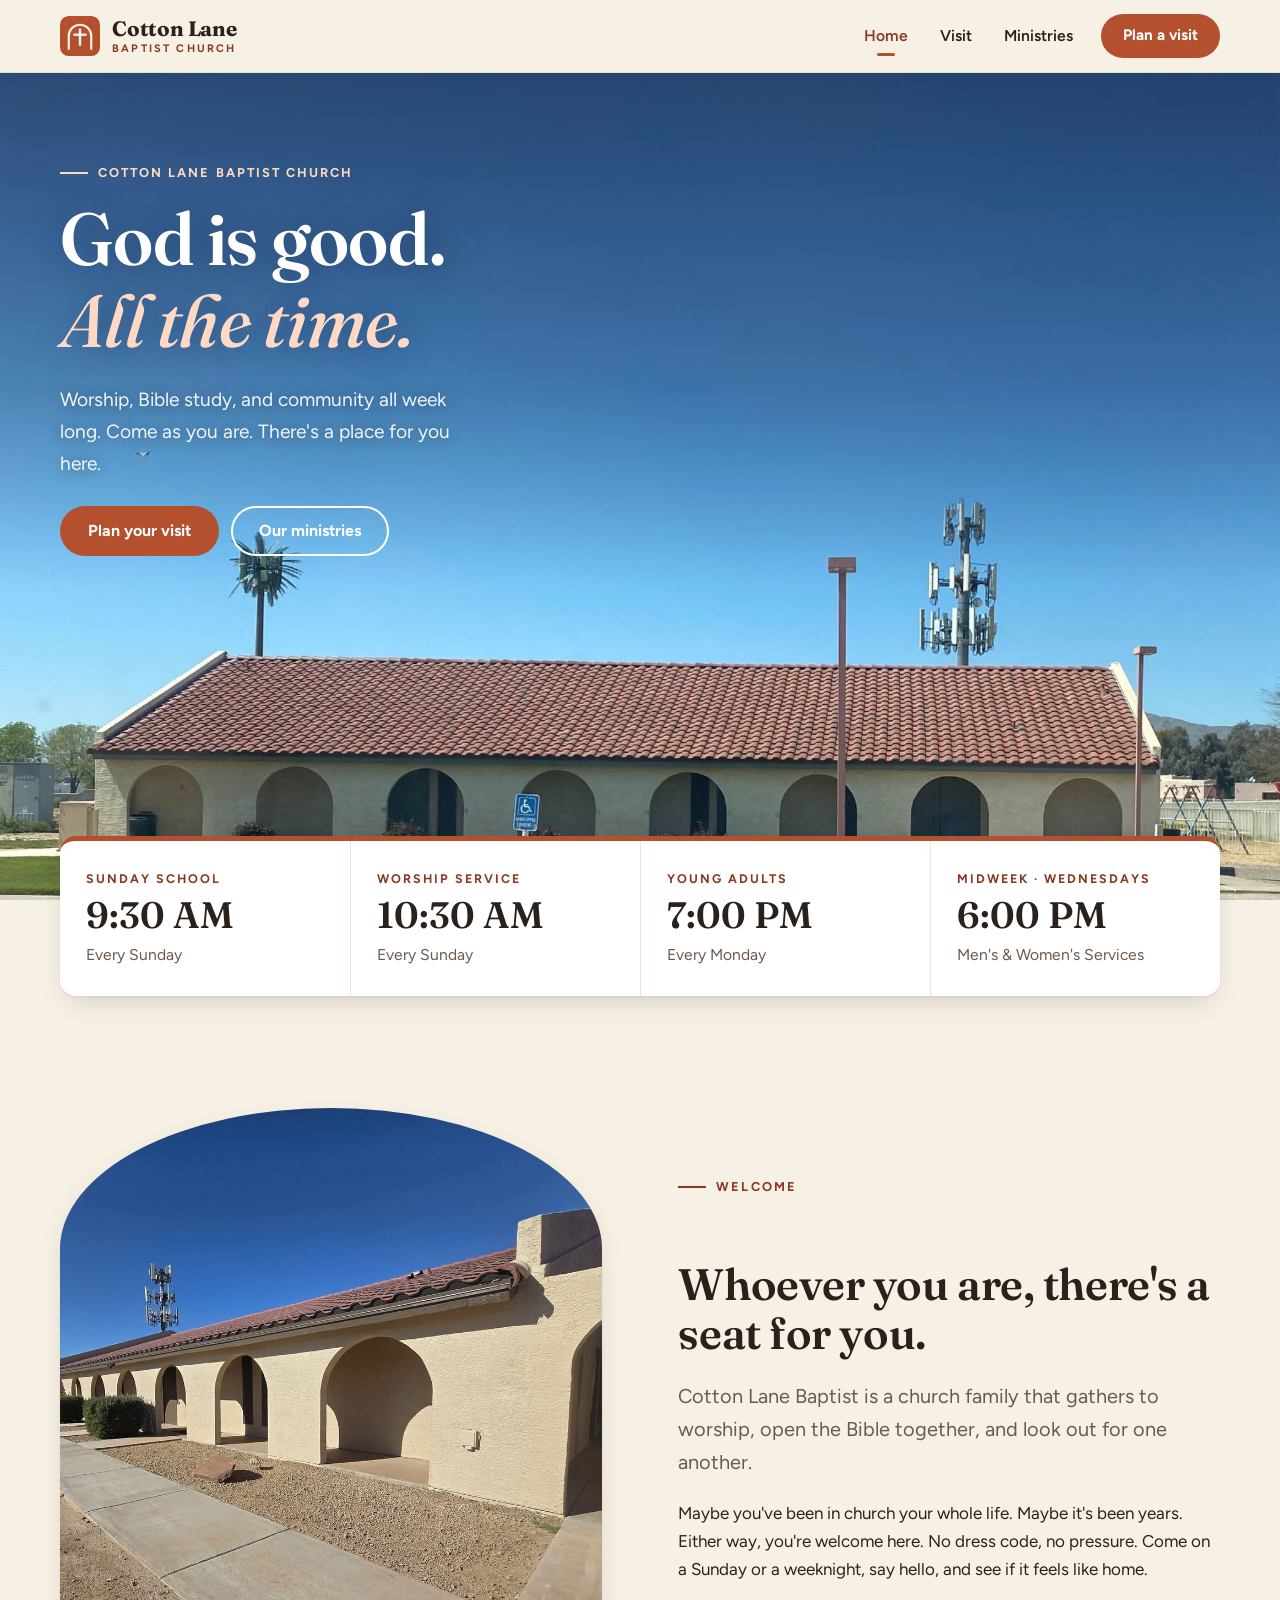
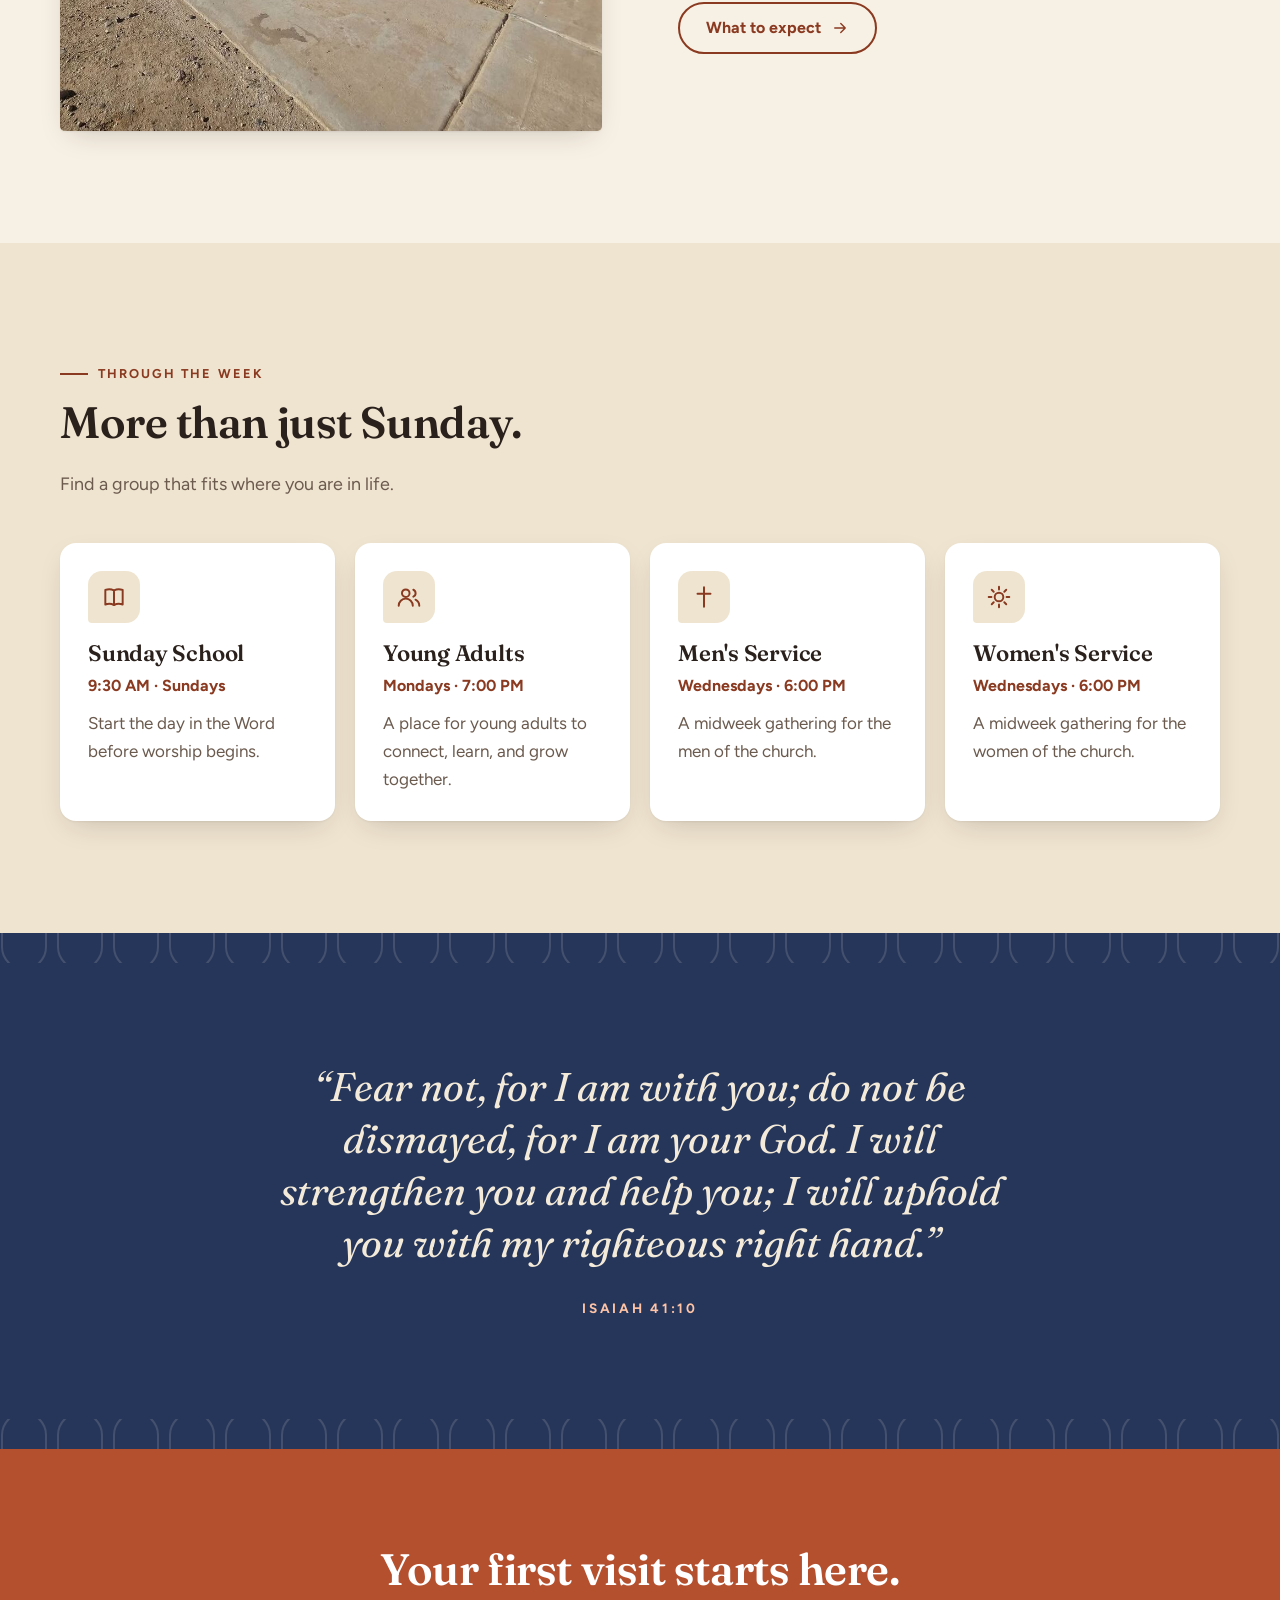
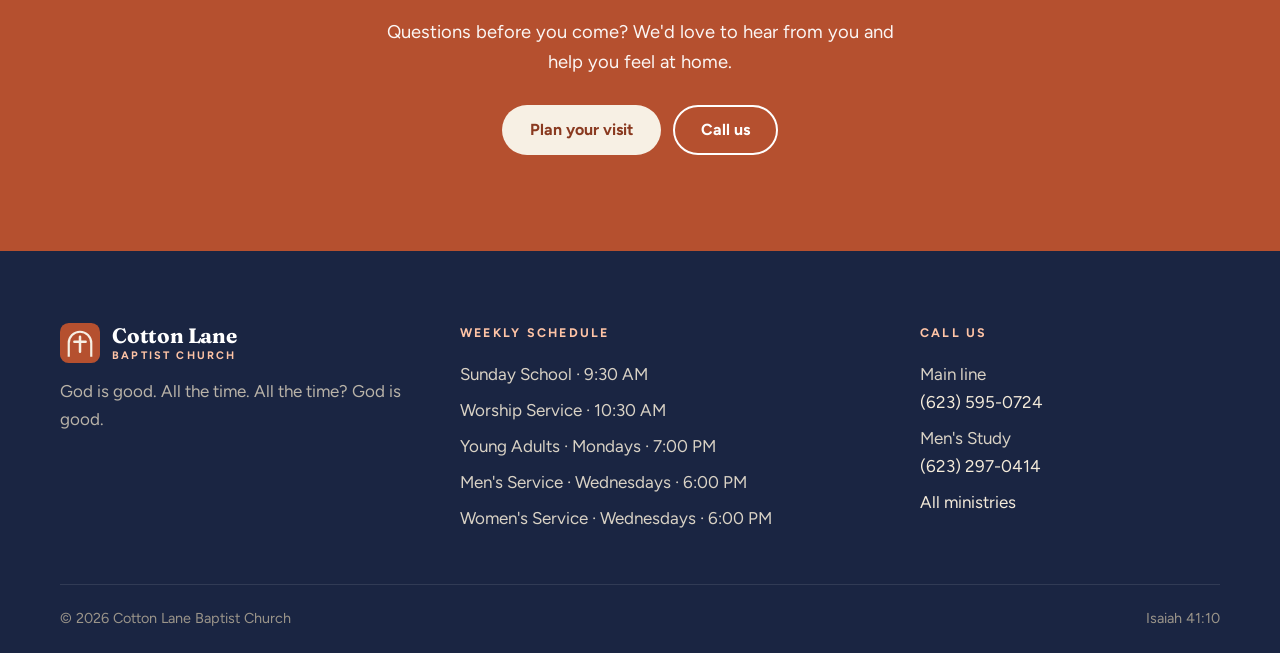
<file: index.html>
<!DOCTYPE html>
<html lang="en">
<head>
<meta charset="utf-8">
<meta name="viewport" content="width=device-width, initial-scale=1">
<title>Cotton Lane Baptist Church</title>
<meta name="description" content="Cotton Lane Baptist Church — Sunday worship, Sunday School, and weekly groups for young adults, men, and women. Come as you are.">
<meta name="theme-color" content="#b5502f">
<meta property="og:type" content="website">
<meta property="og:title" content="Cotton Lane Baptist Church">
<meta property="og:description" content="Cotton Lane Baptist Church — Sunday worship, Sunday School, and weekly groups for young adults, men, and women. Come as you are.">
<meta property="og:image" content="img/og.jpg">
<link rel="icon" type="image/svg+xml" href="img/favicon.svg">
<link rel="preconnect" href="https://fonts.googleapis.com">
<link rel="preconnect" href="https://fonts.gstatic.com" crossorigin>
<link href="https://fonts.googleapis.com/css2?family=Figtree:wght@400;500;600;700&family=Fraunces:ital,opsz,wght@0,9..144,500;0,9..144,600;0,9..144,700;1,9..144,400;1,9..144,500&display=swap" rel="stylesheet">
<link rel="stylesheet" href="css/site.css">
<script>document.documentElement.className+=" js"</script>
</head>
<body class="">
<a class="skip" href="#main">Skip to content</a>
<header class="site-header"><div class="wrap">
  <a class="brand" href="index.html" aria-label="Cotton Lane Baptist Church — home"><svg class="brand__mark" viewBox="0 0 64 64" aria-hidden="true"><rect width="64" height="64" rx="14" fill="#B5502F"/><path d="M14 54V32a18 18 0 0 1 36 0v22" fill="none" stroke="#F7F0E4" stroke-width="3.5"/><path d="M32 22v24M23 30h18" stroke="#F7F0E4" stroke-width="4" stroke-linecap="round"/></svg><span class="brand__text"><span class="brand__name">Cotton Lane</span><span class="brand__sub">Baptist Church</span></span></a>
  <button class="nav-toggle" aria-label="Menu" aria-expanded="false" aria-controls="nav"><span></span></button>
  <nav class="nav" id="nav" aria-label="Main">
    <a href="index.html" aria-current="page">Home</a><a href="visit.html">Visit</a><a href="ministries.html">Ministries</a>
    <a class="btn" href="visit.html">Plan a visit</a>
  </nav>
</div></header>
<main id="main">

<section class="hero">
  <div class="hero__media"><img src="img/hero.jpg" alt="Cotton Lane Baptist Church: a long, stucco building with arched entrances and a red tile roof under a clear blue sky" fetchpriority="high"></div>
  <div class="hero__content"><div class="wrap">
    <span class="eyebrow">Cotton Lane Baptist Church</span>
    <h1>God is good.<br><em>All the time.</em></h1>
    <p class="hero__lead">Worship, Bible study, and community all week long. Come as you are. There's a place for you here.</p>
    <div class="hero__actions">
      <a class="btn" href="visit.html">Plan your visit</a>
      <a class="btn btn--ghost" href="ministries.html">Our ministries</a>
    </div>
  </div></div>
</section>

<section class="times" aria-label="Service times"><div class="wrap">
  <div class="times__card">
    <div class="times__item"><p class="times__label">Sunday School</p><p class="times__big" data-text="sundaySchool">9:30 AM</p><p class="times__note">Every Sunday</p></div>
    <div class="times__item"><p class="times__label">Worship Service</p><p class="times__big" data-text="worship">10:30 AM</p><p class="times__note">Every Sunday</p></div>
    <div class="times__item"><p class="times__label">Young Adults</p><p class="times__big">7:00 PM</p><p class="times__note">Every Monday</p></div>
    <div class="times__item"><p class="times__label">Midweek · Wednesdays</p><p class="times__big">6:00 PM</p><p class="times__note">Men's &amp; Women's Services</p></div>
  </div>
</div></section>

<section class="section">
  <div class="wrap split">
    <div class="arch-photo arch-photo--arches reveal"><img src="img/arches.jpg" alt="The arched walkway along the side of Cotton Lane Baptist Church" loading="lazy"></div>
    <div class="stack reveal">
      <span class="eyebrow">Welcome</span>
      <h2>Whoever you are, there's a seat for you.</h2>
      <p class="lede">Cotton Lane Baptist is a church family that gathers to worship, open the Bible together, and look out for one another.</p>
      <p>Maybe you've been in church your whole life. Maybe it's been years. Either way, you're welcome here. No dress code, no pressure. Come on a Sunday or a weeknight, say hello, and see if it feels like home.</p>
      <p><a class="btn btn--outline" href="visit.html">What to expect <span data-icon="arrow" style="display:inline-flex"></span></a></p>
    </div>
  </div>
</section>

<section class="section section--tint">
  <div class="wrap">
    <div class="section__head reveal">
      <span class="eyebrow">Through the week</span>
      <h2>More than just Sunday.</h2>
      <p>Find a group that fits where you are in life.</p>
    </div>
    <div class="cards">
      <article class="card reveal"><div class="card__icon" data-icon="book"></div><h3>Sunday School</h3><p class="card__when"><span data-text="sundaySchool">9:30 AM</span> · Sundays</p><p>Start the day in the Word before worship begins.</p></article>
      <article class="card reveal"><div class="card__icon" data-icon="users"></div><h3>Young Adults</h3><p class="card__when" data-text="youngAdults">Mondays · 7:00 PM</p><p>A place for young adults to connect, learn, and grow together.</p></article>
      <article class="card reveal"><div class="card__icon" data-icon="cross"></div><h3>Men's Service</h3><p class="card__when" data-text="mens">Wednesdays · 6:00 PM</p><p>A midweek gathering for the men of the church.</p></article>
      <article class="card reveal"><div class="card__icon" data-icon="sun"></div><h3>Women's Service</h3><p class="card__when" data-text="womens">Wednesdays · 6:00 PM</p><p>A midweek gathering for the women of the church.</p></article>
    </div>
  </div>
</section>

<section class="verse">
  <blockquote class="reveal">
    <p>“Fear not, for I am with you; do not be dismayed, for I am your God. I will strengthen you and help you; I will uphold you with my righteous right hand.”</p>
    <cite>Isaiah 41:10</cite>
  </blockquote>
</section>

<section class="cta">
  <div class="wrap reveal">
    <h2>Your first visit starts here.</h2>
    <p>Questions before you come? We'd love to hear from you and help you feel at home.</p>
    <div class="cta__actions"><a class="btn btn--light" href="visit.html">Plan your visit</a><a class="btn btn--ghost" data-href="tel:{phoneMain}" href="ministries.html#contact">Call us</a></div>
  </div>
</section>
</main>
<footer class="site-footer"><div class="wrap">
  <div class="footer-grid">
    <div class="footer-brand">
      <a class="brand" href="index.html"><svg class="brand__mark" viewBox="0 0 64 64" aria-hidden="true"><rect width="64" height="64" rx="14" fill="#B5502F"/><path d="M14 54V32a18 18 0 0 1 36 0v22" fill="none" stroke="#F7F0E4" stroke-width="3.5"/><path d="M32 22v24M23 30h18" stroke="#F7F0E4" stroke-width="4" stroke-linecap="round"/></svg><span class="brand__text"><span class="brand__name">Cotton Lane</span><span class="brand__sub">Baptist Church</span></span></a>
      <p>God is good. All the time. All the time? God is good.</p>
    </div>
    <div>
      <h4>Weekly schedule</h4>
      <ul>
        <li>Sunday School · <span data-text="sundaySchool">9:30 AM</span></li>
        <li>Worship Service · <span data-text="worship">10:30 AM</span></li>
        <li>Young Adults · <span data-text="youngAdults">Mondays · 7:00 PM</span></li>
        <li>Men's Service · <span data-text="mens">Wednesdays · 6:00 PM</span></li>
        <li>Women's Service · <span data-text="womens">Wednesdays · 6:00 PM</span></li>
        <li data-if="address"><a data-href="{mapsUrl}" href="visit.html"><span data-text="address"></span></a></li>
      </ul>
    </div>
    <div>
      <h4>Call us</h4>
      <ul>
        <li data-if="phoneMain"><span>Main line</span><br><a data-href="tel:{phoneMain}" href="#" data-text="phoneMain"></a></li>
        <li data-if="phoneMens"><span>Men's Study</span><br><a data-href="tel:{phoneMens}" href="#" data-text="phoneMens"></a></li>
        <li data-if="phoneYouth"><span>Youth Service</span><br><a data-href="tel:{phoneYouth}" href="#" data-text="phoneYouth"></a></li>
        <li><a href="ministries.html">All ministries</a></li>
        <li data-if="facebook"><a data-href="{facebook}" href="#" rel="noopener">Facebook</a></li>
        <li data-if="instagram"><a data-href="{instagram}" href="#" rel="noopener">Instagram</a></li>
      </ul>
    </div>
  </div>
  <div class="footer-bottom"><span>© <span class="js-year">2026</span> Cotton Lane Baptist Church</span><span>Isaiah 41:10</span></div>
</div></footer>
<script src="js/config.js"></script>
<script src="js/site.js"></script>
</body>
</html>
</file>
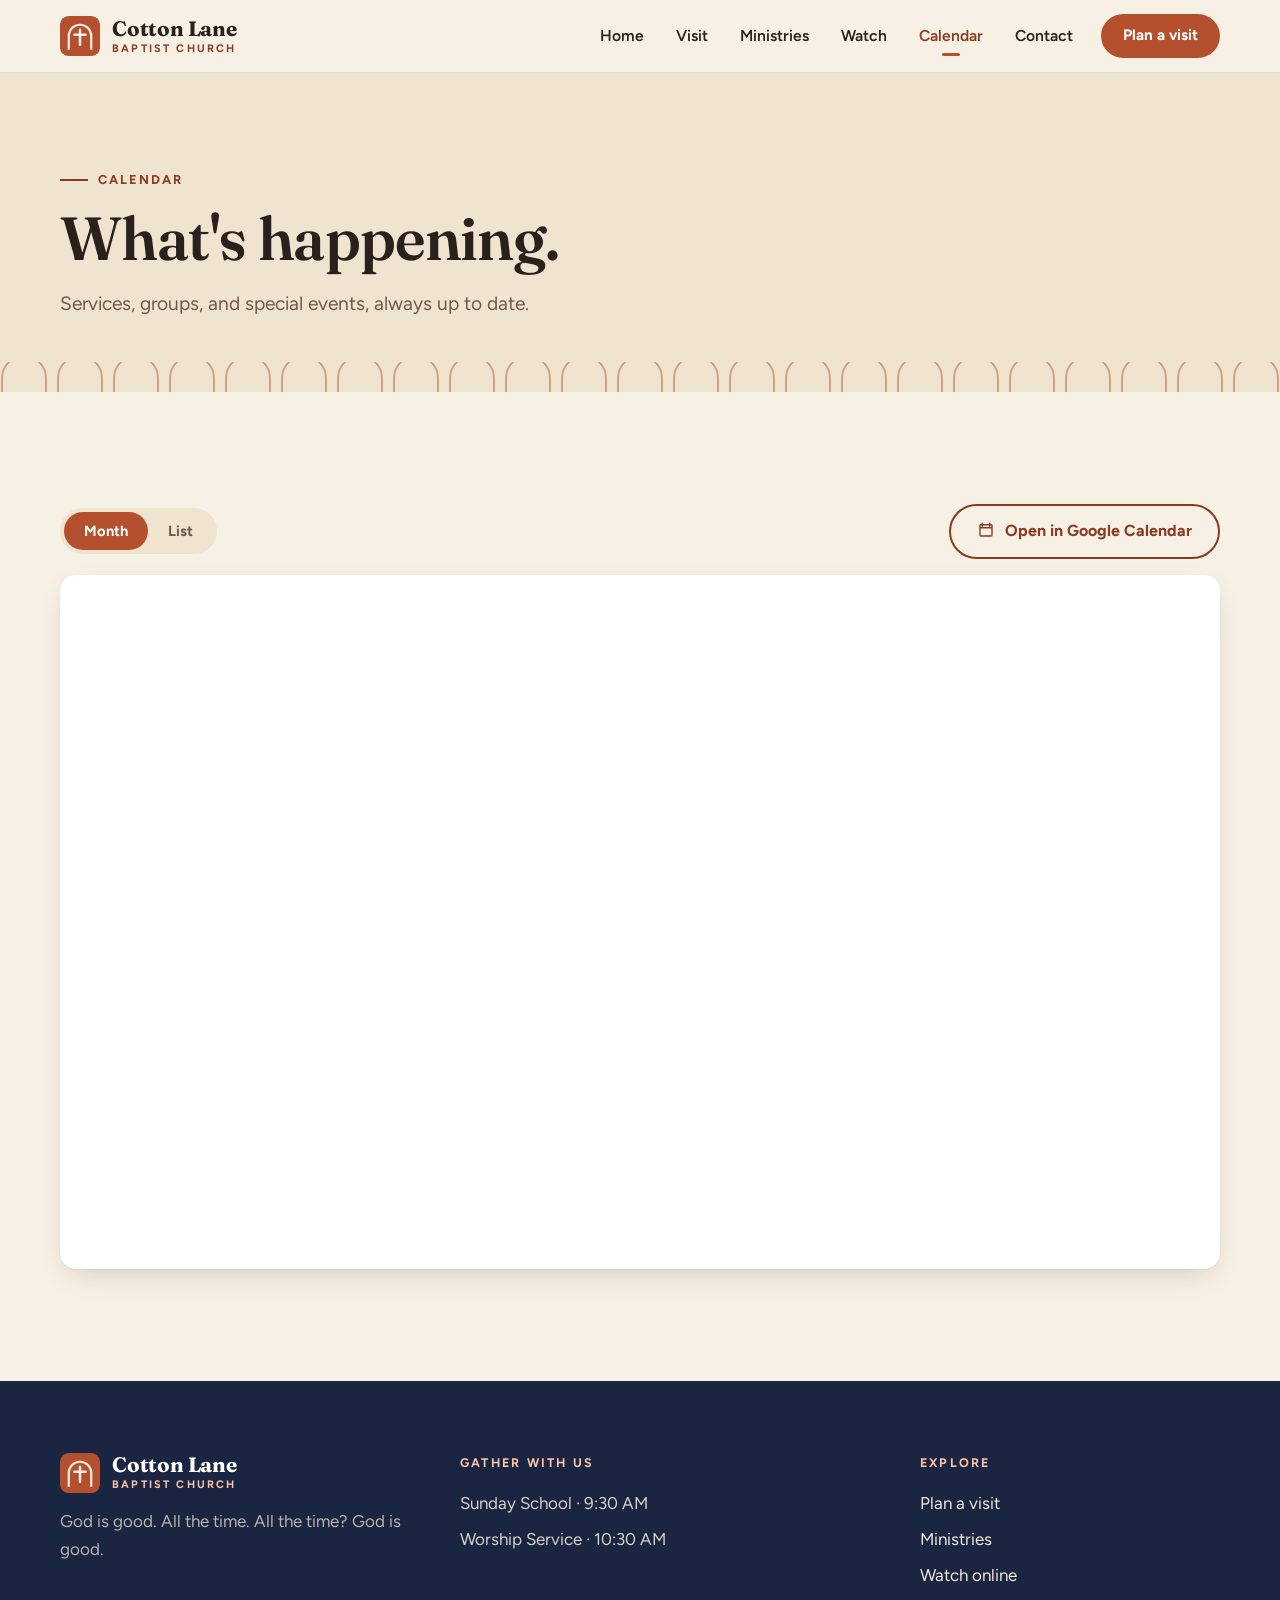
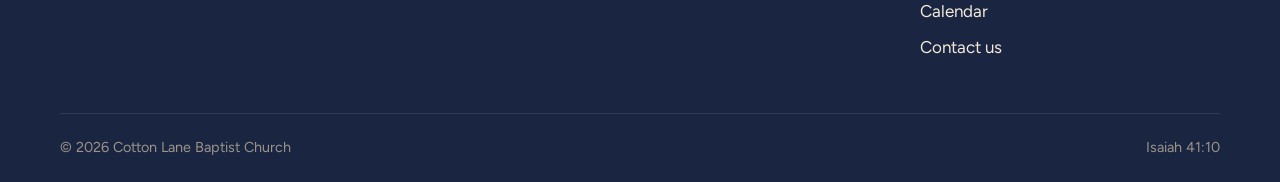
<file: calendar.html>
<!DOCTYPE html>
<html lang="en">
<head>
<meta charset="utf-8">
<meta name="viewport" content="width=device-width, initial-scale=1">
<title>Calendar · Cotton Lane Baptist Church</title>
<meta name="description" content="Upcoming services, groups, and events at Cotton Lane Baptist Church.">
<meta name="theme-color" content="#b5502f">
<meta property="og:type" content="website">
<meta property="og:title" content="Calendar · Cotton Lane Baptist Church">
<meta property="og:description" content="Upcoming services, groups, and events at Cotton Lane Baptist Church.">
<meta property="og:image" content="img/og.jpg">
<link rel="icon" type="image/svg+xml" href="img/favicon.svg">
<link rel="preconnect" href="https://fonts.googleapis.com">
<link rel="preconnect" href="https://fonts.gstatic.com" crossorigin>
<link href="https://fonts.googleapis.com/css2?family=Figtree:wght@400;500;600;700&family=Fraunces:ital,opsz,wght@0,9..144,500;0,9..144,600;0,9..144,700;1,9..144,400;1,9..144,500&display=swap" rel="stylesheet">
<link rel="stylesheet" href="css/site.css">
<script>document.documentElement.className+=" js"</script>
</head>
<body class="">
<a class="skip" href="#main">Skip to content</a>
<header class="site-header"><div class="wrap">
  <a class="brand" href="index.html" aria-label="Cotton Lane Baptist Church — home"><svg class="brand__mark" viewBox="0 0 64 64" aria-hidden="true"><rect width="64" height="64" rx="14" fill="#B5502F"/><path d="M14 54V32a18 18 0 0 1 36 0v22" fill="none" stroke="#F7F0E4" stroke-width="3.5"/><path d="M32 22v24M23 30h18" stroke="#F7F0E4" stroke-width="4" stroke-linecap="round"/></svg><span class="brand__text"><span class="brand__name">Cotton Lane</span><span class="brand__sub">Baptist Church</span></span></a>
  <button class="nav-toggle" aria-label="Menu" aria-expanded="false" aria-controls="nav"><span></span></button>
  <nav class="nav" id="nav" aria-label="Main">
    <a href="index.html">Home</a><a href="visit.html">Visit</a><a href="ministries.html">Ministries</a><a href="watch.html">Watch</a><a href="calendar.html" aria-current="page">Calendar</a><a href="contact.html">Contact</a>
    <a class="btn" href="visit.html">Plan a visit</a>
  </nav>
</div></header>
<main id="main">

<section class="page-head">
  <div class="wrap">
    <span class="eyebrow">Calendar</span>
    <h1>What's happening.</h1>
    <p>Services, groups, and special events, always up to date.</p>
  </div>
  <div class="arcade" aria-hidden="true"></div>
</section>

<section class="section">
  <div class="wrap">
    <div class="cal-tools">
      <div class="seg" role="group" aria-label="Calendar view"><button type="button" data-mode="MONTH" aria-pressed="true">Month</button><button type="button" data-mode="AGENDA" aria-pressed="false">List</button></div>
      <a class="btn btn--outline" id="cal-open" href="https://calendar.google.com/calendar" target="_blank" rel="noopener"><span data-icon="calendar"></span>Open in Google Calendar</a>
    </div>
    <div class="cal-shell reveal"><iframe id="cal" title="Church calendar" src="https://calendar.google.com/calendar/embed?src=6a222eeabec95ab36684f701790d4bc2ed25f771eba65b8906a61d5febbaa01d%40group.calendar.google.com&ctz=America%2FPhoenix" loading="lazy"></iframe></div>
  </div>
</section>
</main>
<footer class="site-footer"><div class="wrap">
  <div class="footer-grid">
    <div class="footer-brand">
      <a class="brand" href="index.html"><svg class="brand__mark" viewBox="0 0 64 64" aria-hidden="true"><rect width="64" height="64" rx="14" fill="#B5502F"/><path d="M14 54V32a18 18 0 0 1 36 0v22" fill="none" stroke="#F7F0E4" stroke-width="3.5"/><path d="M32 22v24M23 30h18" stroke="#F7F0E4" stroke-width="4" stroke-linecap="round"/></svg><span class="brand__text"><span class="brand__name">Cotton Lane</span><span class="brand__sub">Baptist Church</span></span></a>
      <p>God is good. All the time. All the time? God is good.</p>
    </div>
    <div>
      <h4>Gather with us</h4>
      <ul>
        <li>Sunday School · <span data-text="sundaySchool">9:30 AM</span></li>
        <li>Worship Service · <span data-text="worship">10:30 AM</span></li>
        <li data-if="address"><a data-href="{mapsUrl}" href="visit.html"><span data-text="address"></span></a></li>
      </ul>
    </div>
    <div>
      <h4>Explore</h4>
      <ul>
        <li><a href="visit.html">Plan a visit</a></li>
        <li><a href="ministries.html">Ministries</a></li>
        <li><a href="watch.html">Watch online</a></li>
        <li><a href="calendar.html">Calendar</a></li>
        <li><a href="contact.html">Contact us</a></li>
        <li data-if="facebook"><a data-href="{facebook}" href="#" rel="noopener">Facebook</a></li>
        <li data-if="instagram"><a data-href="{instagram}" href="#" rel="noopener">Instagram</a></li>
      </ul>
    </div>
  </div>
  <div class="footer-bottom"><span>© <span class="js-year">2026</span> Cotton Lane Baptist Church</span><span>Isaiah 41:10</span></div>
</div></footer>
<script src="js/config.js"></script>
<script src="js/site.js"></script>
</body>
</html>
</file>
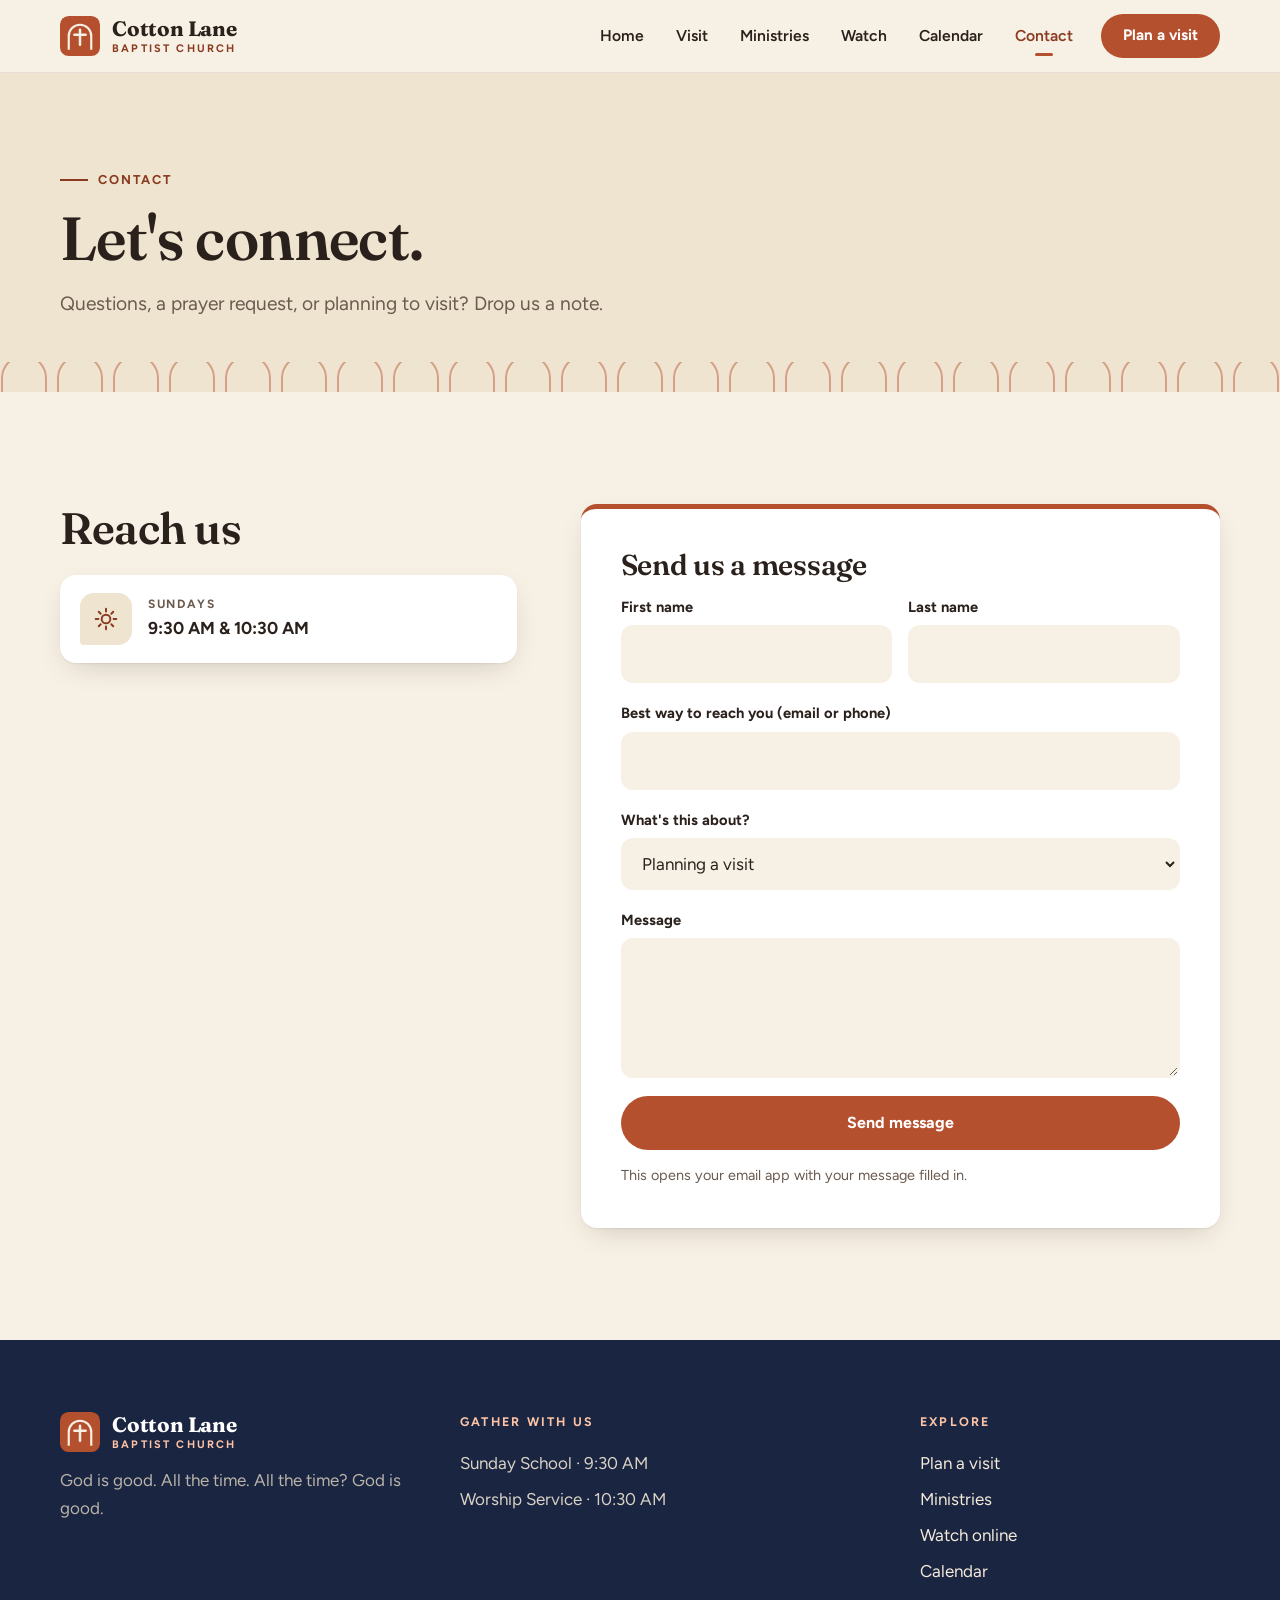
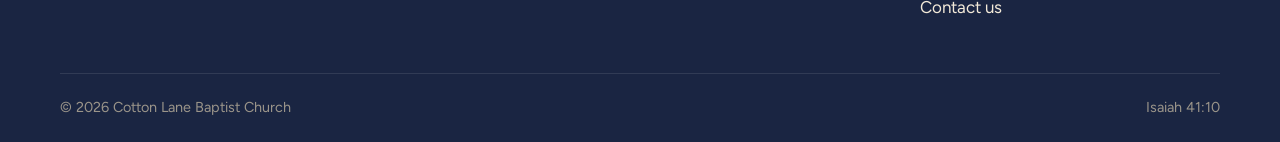
<file: contact.html>
<!DOCTYPE html>
<html lang="en">
<head>
<meta charset="utf-8">
<meta name="viewport" content="width=device-width, initial-scale=1">
<title>Contact · Cotton Lane Baptist Church</title>
<meta name="description" content="Get in touch with Cotton Lane Baptist Church: questions, prayer requests, or plans to visit.">
<meta name="theme-color" content="#b5502f">
<meta property="og:type" content="website">
<meta property="og:title" content="Contact · Cotton Lane Baptist Church">
<meta property="og:description" content="Get in touch with Cotton Lane Baptist Church: questions, prayer requests, or plans to visit.">
<meta property="og:image" content="img/og.jpg">
<link rel="icon" type="image/svg+xml" href="img/favicon.svg">
<link rel="preconnect" href="https://fonts.googleapis.com">
<link rel="preconnect" href="https://fonts.gstatic.com" crossorigin>
<link href="https://fonts.googleapis.com/css2?family=Figtree:wght@400;500;600;700&family=Fraunces:ital,opsz,wght@0,9..144,500;0,9..144,600;0,9..144,700;1,9..144,400;1,9..144,500&display=swap" rel="stylesheet">
<link rel="stylesheet" href="css/site.css">
<script>document.documentElement.className+=" js"</script>
</head>
<body class="">
<a class="skip" href="#main">Skip to content</a>
<header class="site-header"><div class="wrap">
  <a class="brand" href="index.html" aria-label="Cotton Lane Baptist Church — home"><svg class="brand__mark" viewBox="0 0 64 64" aria-hidden="true"><rect width="64" height="64" rx="14" fill="#B5502F"/><path d="M14 54V32a18 18 0 0 1 36 0v22" fill="none" stroke="#F7F0E4" stroke-width="3.5"/><path d="M32 22v24M23 30h18" stroke="#F7F0E4" stroke-width="4" stroke-linecap="round"/></svg><span class="brand__text"><span class="brand__name">Cotton Lane</span><span class="brand__sub">Baptist Church</span></span></a>
  <button class="nav-toggle" aria-label="Menu" aria-expanded="false" aria-controls="nav"><span></span></button>
  <nav class="nav" id="nav" aria-label="Main">
    <a href="index.html">Home</a><a href="visit.html">Visit</a><a href="ministries.html">Ministries</a><a href="watch.html">Watch</a><a href="calendar.html">Calendar</a><a href="contact.html" aria-current="page">Contact</a>
    <a class="btn" href="visit.html">Plan a visit</a>
  </nav>
</div></header>
<main id="main">

<section class="page-head">
  <div class="wrap">
    <span class="eyebrow">Contact</span>
    <h1>Let's connect.</h1>
    <p>Questions, a prayer request, or planning to visit? Drop us a note.</p>
  </div>
  <div class="arcade" aria-hidden="true"></div>
</section>

<section class="section">
  <div class="wrap contact-grid">
    <div class="reveal stack">
      <h2>Reach us</h2>
      <ul class="contact-list">
        <li data-if="phone"><div class="card__icon" data-icon="phone"></div><div><small>Call</small><a data-href="tel:{phone}" href="#" data-text="phone"></a></div></li>
        <li data-if="publicEmail"><div class="card__icon" data-icon="mail"></div><div><small>Email</small><a data-href="mailto:{publicEmail}" href="#" data-text="publicEmail"></a></div></li>
        <li data-if="address"><div class="card__icon" data-icon="pin"></div><div><small>Visit</small><a data-href="{mapsUrl}" href="visit.html" data-text="address"></a></div></li>
        <li data-if="facebook"><div class="card__icon" data-icon="fb"></div><div><small>Facebook</small><a data-href="{facebook}" href="#" rel="noopener">Follow along</a></div></li>
        <li data-if="instagram"><div class="card__icon" data-icon="ig"></div><div><small>Instagram</small><a data-href="{instagram}" href="#" rel="noopener">Follow along</a></div></li>
        <li><div class="card__icon" data-icon="sun"></div><div><small>Sundays</small><span class="v"><span data-text="sundaySchool">9:30 AM</span> &amp; <span data-text="worship">10:30 AM</span></span></div></li>
      </ul>
    </div>

    <form class="form reveal" id="contact-form">
      <h2>Send us a message</h2>
      <div class="field-row">
        <div class="field"><label for="first">First name</label><input id="first" name="first" autocomplete="given-name" required></div>
        <div class="field"><label for="last">Last name</label><input id="last" name="last" autocomplete="family-name" required></div>
      </div>
      <div class="field"><label for="reach">Best way to reach you (email or phone)</label><input id="reach" name="reach" autocomplete="email" required></div>
      <div class="field"><label for="topic">What's this about?</label>
        <select id="topic" name="topic"><option>Planning a visit</option><option>Prayer request</option><option>Question about a ministry</option><option>Something else</option></select></div>
      <div class="field"><label for="message">Message</label><textarea id="message" name="message" required></textarea></div>
      <button class="btn" type="submit">Send message</button>
      <p class="form-ok form__note" id="form-ok" hidden><strong>Almost there:</strong> your email app should have opened with the message ready. Just hit send.</p>
      <p class="form__note">This opens your email app with your message filled in.</p>
    </form>
  </div>
</section>
</main>
<footer class="site-footer"><div class="wrap">
  <div class="footer-grid">
    <div class="footer-brand">
      <a class="brand" href="index.html"><svg class="brand__mark" viewBox="0 0 64 64" aria-hidden="true"><rect width="64" height="64" rx="14" fill="#B5502F"/><path d="M14 54V32a18 18 0 0 1 36 0v22" fill="none" stroke="#F7F0E4" stroke-width="3.5"/><path d="M32 22v24M23 30h18" stroke="#F7F0E4" stroke-width="4" stroke-linecap="round"/></svg><span class="brand__text"><span class="brand__name">Cotton Lane</span><span class="brand__sub">Baptist Church</span></span></a>
      <p>God is good. All the time. All the time? God is good.</p>
    </div>
    <div>
      <h4>Gather with us</h4>
      <ul>
        <li>Sunday School · <span data-text="sundaySchool">9:30 AM</span></li>
        <li>Worship Service · <span data-text="worship">10:30 AM</span></li>
        <li data-if="address"><a data-href="{mapsUrl}" href="visit.html"><span data-text="address"></span></a></li>
      </ul>
    </div>
    <div>
      <h4>Explore</h4>
      <ul>
        <li><a href="visit.html">Plan a visit</a></li>
        <li><a href="ministries.html">Ministries</a></li>
        <li><a href="watch.html">Watch online</a></li>
        <li><a href="calendar.html">Calendar</a></li>
        <li><a href="contact.html">Contact us</a></li>
        <li data-if="facebook"><a data-href="{facebook}" href="#" rel="noopener">Facebook</a></li>
        <li data-if="instagram"><a data-href="{instagram}" href="#" rel="noopener">Instagram</a></li>
      </ul>
    </div>
  </div>
  <div class="footer-bottom"><span>© <span class="js-year">2026</span> Cotton Lane Baptist Church</span><span>Isaiah 41:10</span></div>
</div></footer>
<script src="js/config.js"></script>
<script src="js/site.js"></script>
</body>
</html>
</file>
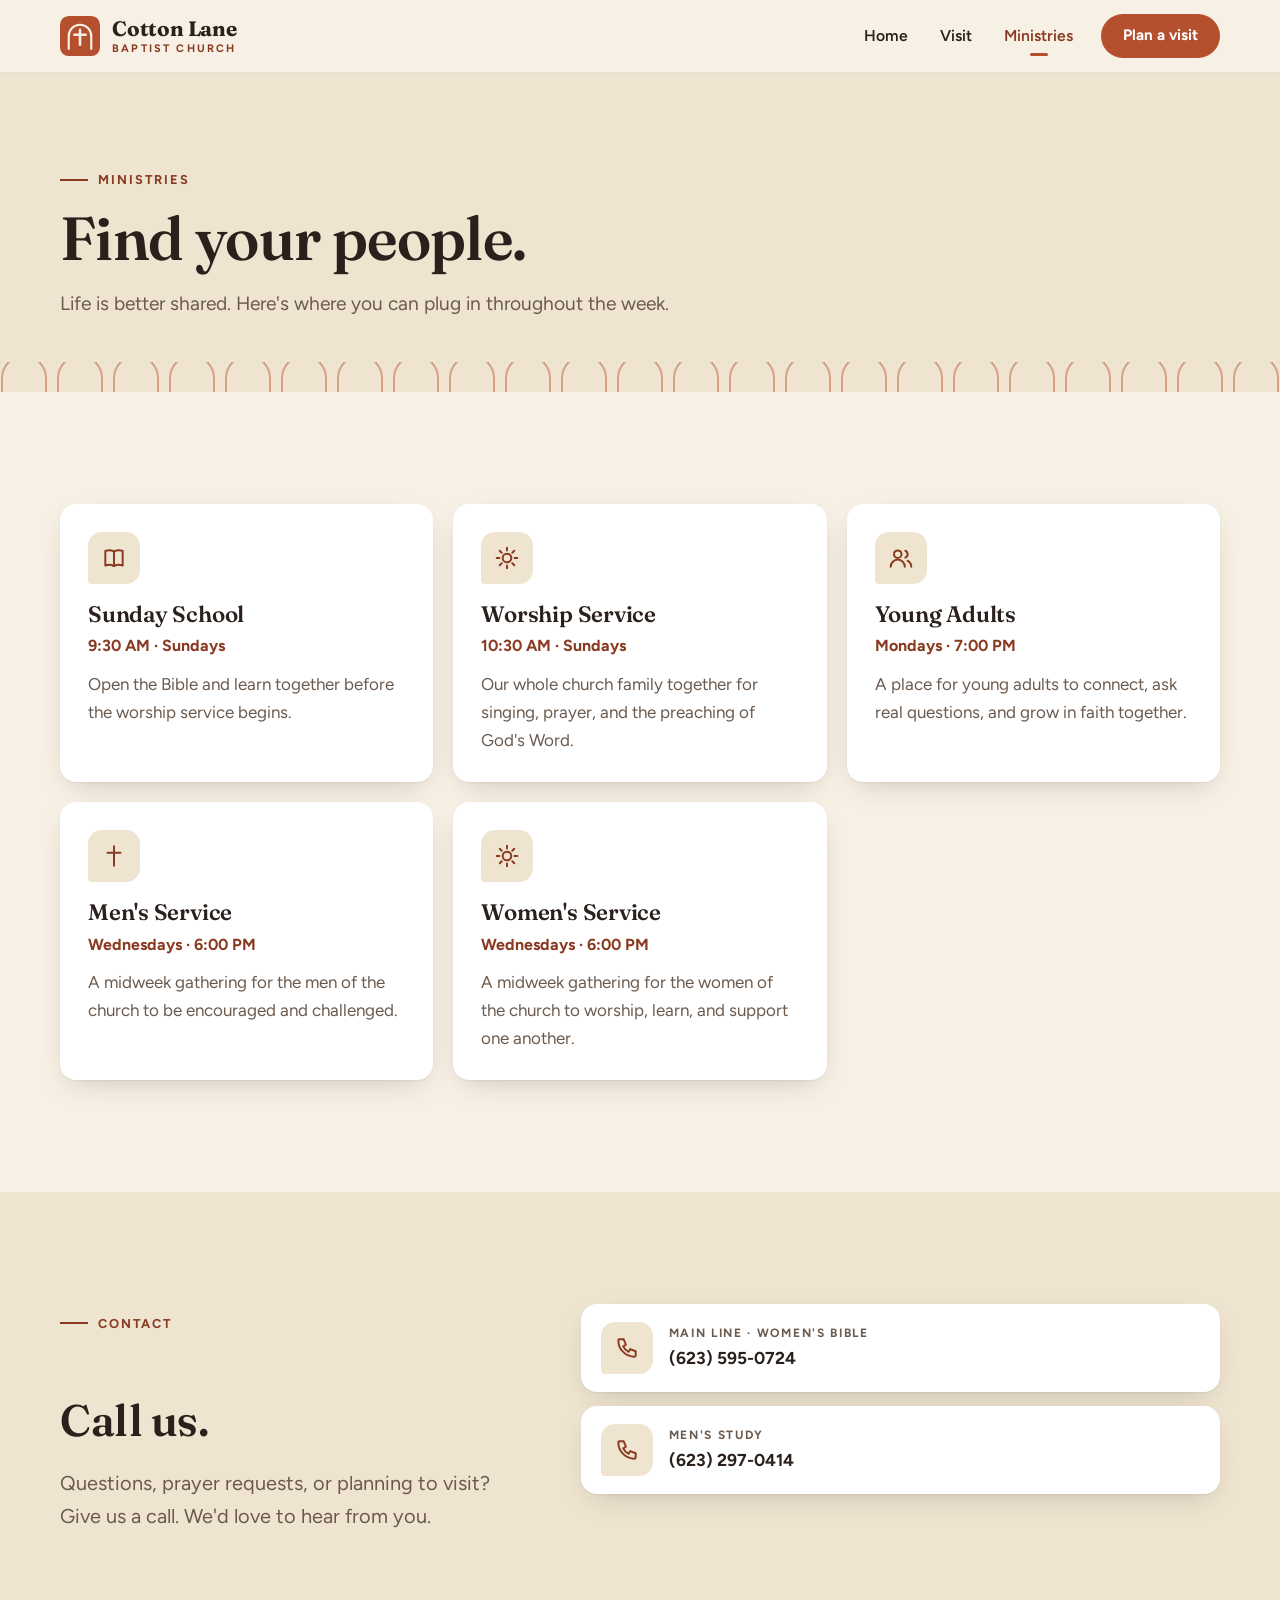
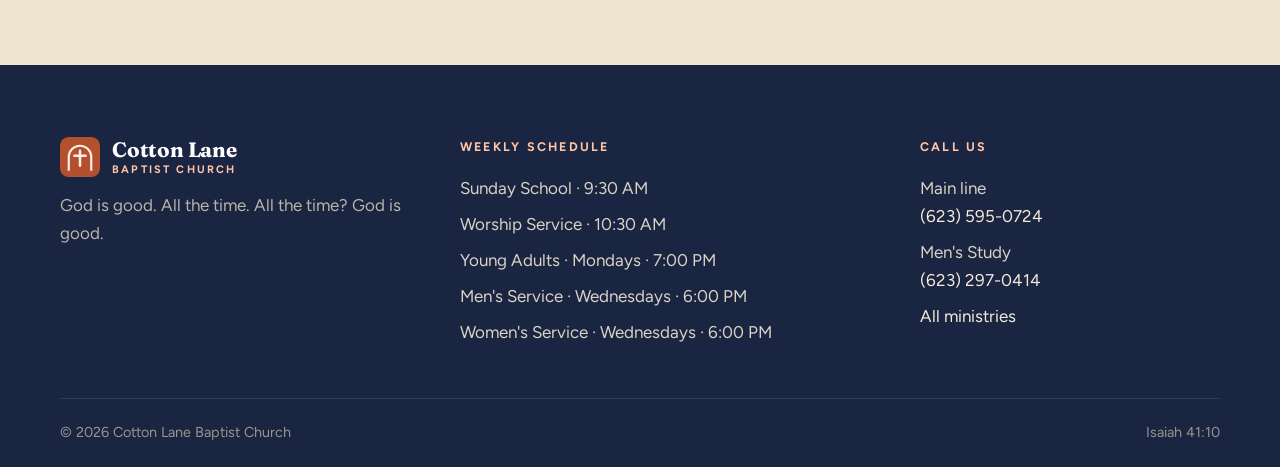
<file: ministries.html>
<!DOCTYPE html>
<html lang="en">
<head>
<meta charset="utf-8">
<meta name="viewport" content="width=device-width, initial-scale=1">
<title>Ministries · Cotton Lane Baptist Church</title>
<meta name="description" content="Sunday School, Young Adults, Men's and Women's Services at Cotton Lane Baptist Church.">
<meta name="theme-color" content="#b5502f">
<meta property="og:type" content="website">
<meta property="og:title" content="Ministries · Cotton Lane Baptist Church">
<meta property="og:description" content="Sunday School, Young Adults, Men's and Women's Services at Cotton Lane Baptist Church.">
<meta property="og:image" content="img/og.jpg">
<link rel="icon" type="image/svg+xml" href="img/favicon.svg">
<link rel="preconnect" href="https://fonts.googleapis.com">
<link rel="preconnect" href="https://fonts.gstatic.com" crossorigin>
<link href="https://fonts.googleapis.com/css2?family=Figtree:wght@400;500;600;700&family=Fraunces:ital,opsz,wght@0,9..144,500;0,9..144,600;0,9..144,700;1,9..144,400;1,9..144,500&display=swap" rel="stylesheet">
<link rel="stylesheet" href="css/site.css">
<script>document.documentElement.className+=" js"</script>
</head>
<body class="">
<a class="skip" href="#main">Skip to content</a>
<header class="site-header"><div class="wrap">
  <a class="brand" href="index.html" aria-label="Cotton Lane Baptist Church — home"><svg class="brand__mark" viewBox="0 0 64 64" aria-hidden="true"><rect width="64" height="64" rx="14" fill="#B5502F"/><path d="M14 54V32a18 18 0 0 1 36 0v22" fill="none" stroke="#F7F0E4" stroke-width="3.5"/><path d="M32 22v24M23 30h18" stroke="#F7F0E4" stroke-width="4" stroke-linecap="round"/></svg><span class="brand__text"><span class="brand__name">Cotton Lane</span><span class="brand__sub">Baptist Church</span></span></a>
  <button class="nav-toggle" aria-label="Menu" aria-expanded="false" aria-controls="nav"><span></span></button>
  <nav class="nav" id="nav" aria-label="Main">
    <a href="index.html">Home</a><a href="visit.html">Visit</a><a href="ministries.html" aria-current="page">Ministries</a>
    <a class="btn" href="visit.html">Plan a visit</a>
  </nav>
</div></header>
<main id="main">

<section class="page-head">
  <div class="wrap">
    <span class="eyebrow">Ministries</span>
    <h1>Find your people.</h1>
    <p>Life is better shared. Here's where you can plug in throughout the week.</p>
  </div>
  <div class="arcade" aria-hidden="true"></div>
</section>

<section class="section">
  <div class="wrap">
    <div class="cards cards--wide">
      <article class="card reveal"><div class="card__icon" data-icon="book"></div><h3>Sunday School</h3><p class="card__when"><span data-text="sundaySchool">9:30 AM</span> · Sundays</p><p>Open the Bible and learn together before the worship service begins.</p></article>
      <article class="card reveal"><div class="card__icon" data-icon="sun"></div><h3>Worship Service</h3><p class="card__when"><span data-text="worship">10:30 AM</span> · Sundays</p><p>Our whole church family together for singing, prayer, and the preaching of God's Word.</p></article>
      <article class="card reveal"><div class="card__icon" data-icon="users"></div><h3>Young Adults</h3><p class="card__when" data-text="youngAdults">Mondays · 7:00 PM</p><p>A place for young adults to connect, ask real questions, and grow in faith together.</p></article>
      <article class="card reveal"><div class="card__icon" data-icon="cross"></div><h3>Men's Service</h3><p class="card__when" data-text="mens">Wednesdays · 6:00 PM</p><p>A midweek gathering for the men of the church to be encouraged and challenged.</p></article>
      <article class="card reveal"><div class="card__icon" data-icon="sun"></div><h3>Women's Service</h3><p class="card__when" data-text="womens">Wednesdays · 6:00 PM</p><p>A midweek gathering for the women of the church to worship, learn, and support one another.</p></article>
    </div>
  </div>
</section>

<section class="section section--tint" id="contact">
  <div class="wrap contact-grid">
    <div class="reveal stack">
      <span class="eyebrow">Contact</span>
      <h2>Call us.</h2>
      <p class="lede">Questions, prayer requests, or planning to visit? Give us a call. We'd love to hear from you.</p>
    </div>
    <ul class="contact-list reveal">
      <li data-if="phoneMain"><div class="card__icon" data-icon="phone"></div><div><small>Main line · Women's Bible</small><a data-href="tel:{phoneMain}" href="#" data-text="phoneMain"></a></div></li>
      <li data-if="phoneMens"><div class="card__icon" data-icon="phone"></div><div><small>Men's Study</small><a data-href="tel:{phoneMens}" href="#" data-text="phoneMens"></a></div></li>
      <li data-if="phoneYouth"><div class="card__icon" data-icon="phone"></div><div><small>Youth Service</small><a data-href="tel:{phoneYouth}" href="#" data-text="phoneYouth"></a></div></li>
      <li data-if="address"><div class="card__icon" data-icon="pin"></div><div><small>Visit</small><a data-href="{mapsUrl}" href="visit.html" data-text="address"></a></div></li>
      <li data-if="facebook"><div class="card__icon" data-icon="fb"></div><div><small>Facebook</small><a data-href="{facebook}" href="#" rel="noopener">Follow along</a></div></li>
      <li data-if="instagram"><div class="card__icon" data-icon="ig"></div><div><small>Instagram</small><a data-href="{instagram}" href="#" rel="noopener">Follow along</a></div></li>
    </ul>
  </div>
</section>
</main>
<footer class="site-footer"><div class="wrap">
  <div class="footer-grid">
    <div class="footer-brand">
      <a class="brand" href="index.html"><svg class="brand__mark" viewBox="0 0 64 64" aria-hidden="true"><rect width="64" height="64" rx="14" fill="#B5502F"/><path d="M14 54V32a18 18 0 0 1 36 0v22" fill="none" stroke="#F7F0E4" stroke-width="3.5"/><path d="M32 22v24M23 30h18" stroke="#F7F0E4" stroke-width="4" stroke-linecap="round"/></svg><span class="brand__text"><span class="brand__name">Cotton Lane</span><span class="brand__sub">Baptist Church</span></span></a>
      <p>God is good. All the time. All the time? God is good.</p>
    </div>
    <div>
      <h4>Weekly schedule</h4>
      <ul>
        <li>Sunday School · <span data-text="sundaySchool">9:30 AM</span></li>
        <li>Worship Service · <span data-text="worship">10:30 AM</span></li>
        <li>Young Adults · <span data-text="youngAdults">Mondays · 7:00 PM</span></li>
        <li>Men's Service · <span data-text="mens">Wednesdays · 6:00 PM</span></li>
        <li>Women's Service · <span data-text="womens">Wednesdays · 6:00 PM</span></li>
        <li data-if="address"><a data-href="{mapsUrl}" href="visit.html"><span data-text="address"></span></a></li>
      </ul>
    </div>
    <div>
      <h4>Call us</h4>
      <ul>
        <li data-if="phoneMain"><span>Main line</span><br><a data-href="tel:{phoneMain}" href="#" data-text="phoneMain"></a></li>
        <li data-if="phoneMens"><span>Men's Study</span><br><a data-href="tel:{phoneMens}" href="#" data-text="phoneMens"></a></li>
        <li data-if="phoneYouth"><span>Youth Service</span><br><a data-href="tel:{phoneYouth}" href="#" data-text="phoneYouth"></a></li>
        <li><a href="ministries.html">All ministries</a></li>
        <li data-if="facebook"><a data-href="{facebook}" href="#" rel="noopener">Facebook</a></li>
        <li data-if="instagram"><a data-href="{instagram}" href="#" rel="noopener">Instagram</a></li>
      </ul>
    </div>
  </div>
  <div class="footer-bottom"><span>© <span class="js-year">2026</span> Cotton Lane Baptist Church</span><span>Isaiah 41:10</span></div>
</div></footer>
<script src="js/config.js"></script>
<script src="js/site.js"></script>
</body>
</html>
</file>
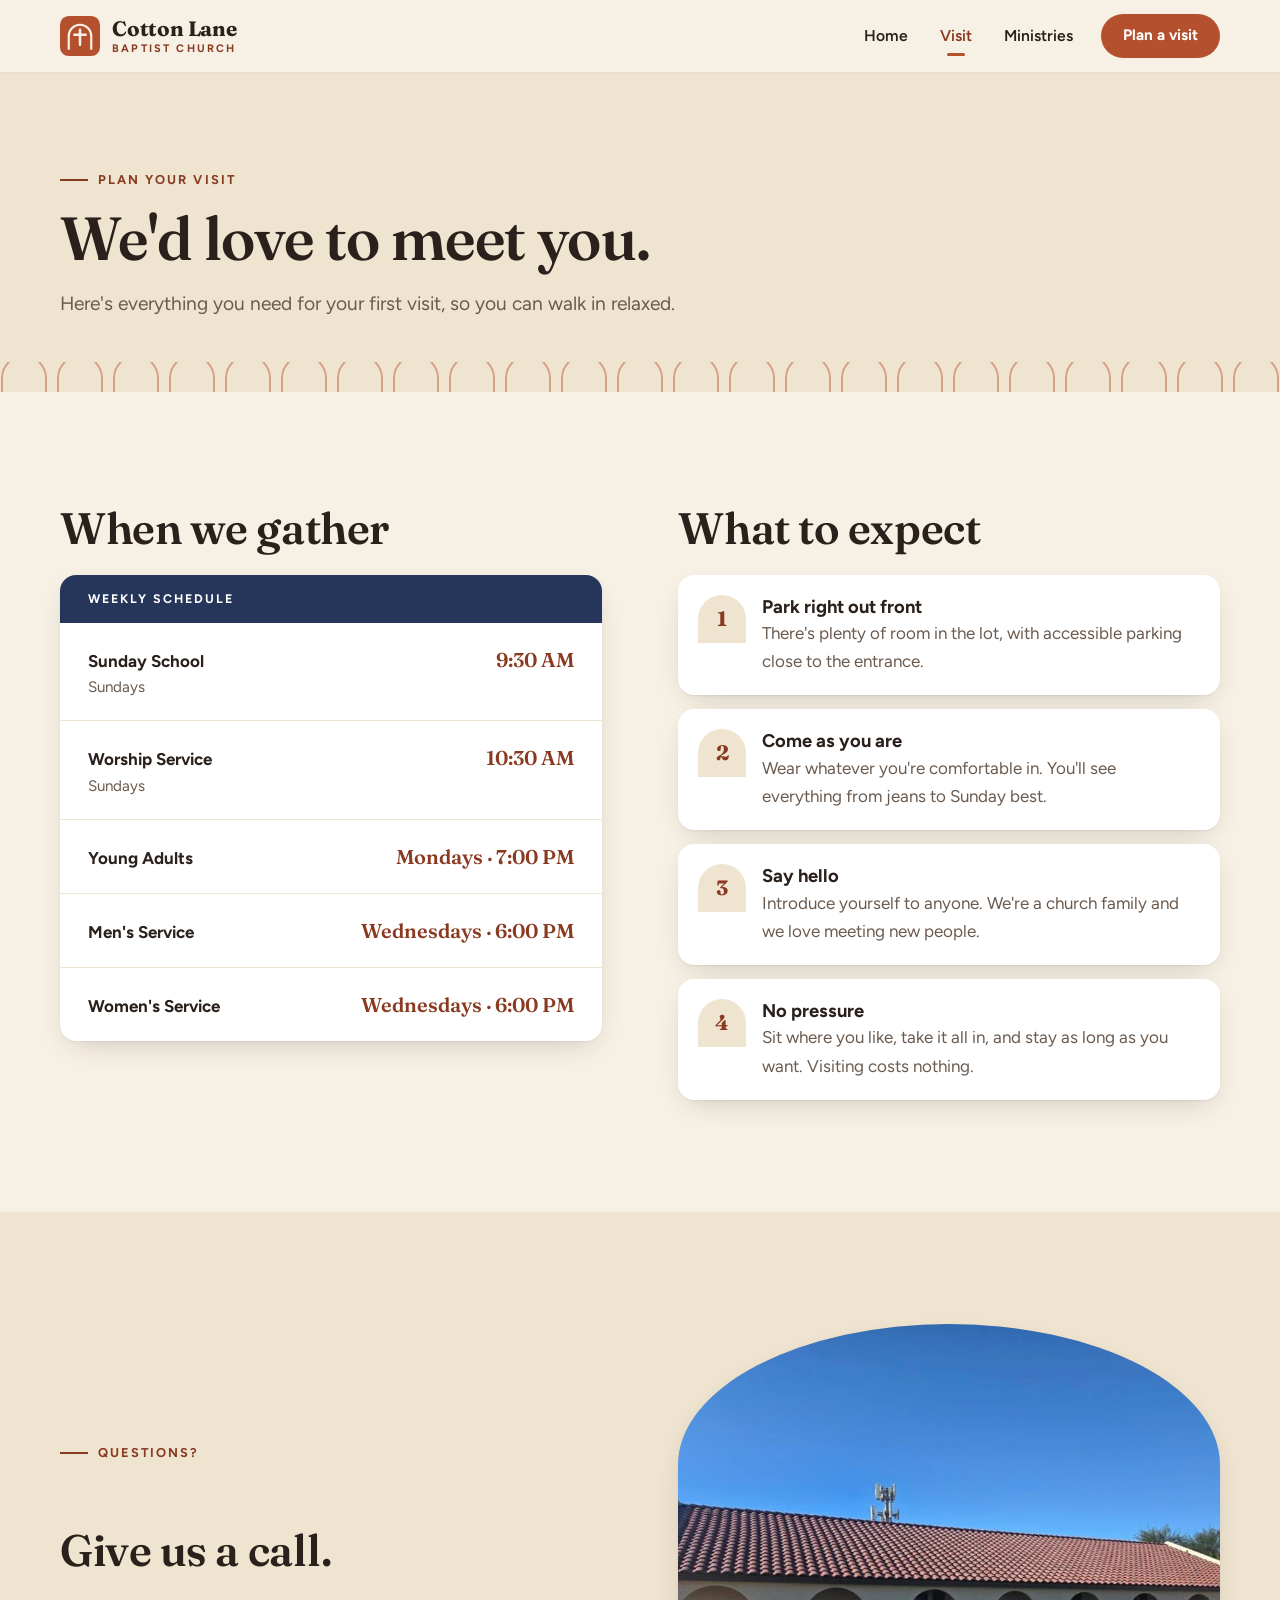
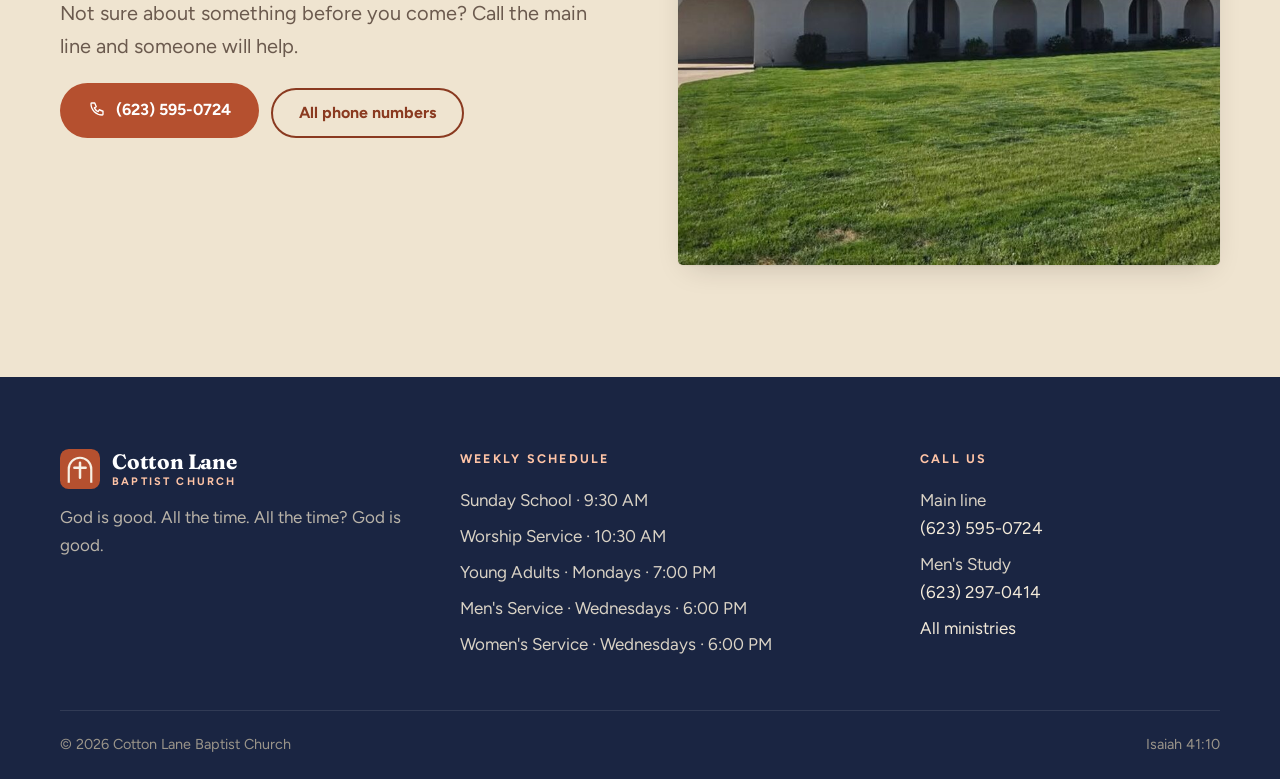
<file: visit.html>
<!DOCTYPE html>
<html lang="en">
<head>
<meta charset="utf-8">
<meta name="viewport" content="width=device-width, initial-scale=1">
<title>Plan Your Visit · Cotton Lane Baptist Church</title>
<meta name="description" content="Service times and what to expect when you visit Cotton Lane Baptist Church.">
<meta name="theme-color" content="#b5502f">
<meta property="og:type" content="website">
<meta property="og:title" content="Plan Your Visit · Cotton Lane Baptist Church">
<meta property="og:description" content="Service times and what to expect when you visit Cotton Lane Baptist Church.">
<meta property="og:image" content="img/og.jpg">
<link rel="icon" type="image/svg+xml" href="img/favicon.svg">
<link rel="preconnect" href="https://fonts.googleapis.com">
<link rel="preconnect" href="https://fonts.gstatic.com" crossorigin>
<link href="https://fonts.googleapis.com/css2?family=Figtree:wght@400;500;600;700&family=Fraunces:ital,opsz,wght@0,9..144,500;0,9..144,600;0,9..144,700;1,9..144,400;1,9..144,500&display=swap" rel="stylesheet">
<link rel="stylesheet" href="css/site.css">
<script>document.documentElement.className+=" js"</script>
</head>
<body class="">
<a class="skip" href="#main">Skip to content</a>
<header class="site-header"><div class="wrap">
  <a class="brand" href="index.html" aria-label="Cotton Lane Baptist Church — home"><svg class="brand__mark" viewBox="0 0 64 64" aria-hidden="true"><rect width="64" height="64" rx="14" fill="#B5502F"/><path d="M14 54V32a18 18 0 0 1 36 0v22" fill="none" stroke="#F7F0E4" stroke-width="3.5"/><path d="M32 22v24M23 30h18" stroke="#F7F0E4" stroke-width="4" stroke-linecap="round"/></svg><span class="brand__text"><span class="brand__name">Cotton Lane</span><span class="brand__sub">Baptist Church</span></span></a>
  <button class="nav-toggle" aria-label="Menu" aria-expanded="false" aria-controls="nav"><span></span></button>
  <nav class="nav" id="nav" aria-label="Main">
    <a href="index.html">Home</a><a href="visit.html" aria-current="page">Visit</a><a href="ministries.html">Ministries</a>
    <a class="btn" href="visit.html">Plan a visit</a>
  </nav>
</div></header>
<main id="main">

<section class="page-head">
  <div class="wrap">
    <span class="eyebrow">Plan your visit</span>
    <h1>We'd love to meet you.</h1>
    <p>Here's everything you need for your first visit, so you can walk in relaxed.</p>
  </div>
  <div class="arcade" aria-hidden="true"></div>
</section>

<section class="section">
  <div class="wrap split" style="align-items:start">
    <div class="stack reveal">
      <h2>When we gather</h2>
      <div class="schedule">
        <div class="schedule__head">Weekly schedule</div>
        <div class="schedule__row"><span class="schedule__name">Sunday School<span class="schedule__sub">Sundays</span></span><span class="schedule__time" data-text="sundaySchool">9:30 AM</span></div>
        <div class="schedule__row"><span class="schedule__name">Worship Service<span class="schedule__sub">Sundays</span></span><span class="schedule__time" data-text="worship">10:30 AM</span></div>
        <div class="schedule__row"><span class="schedule__name">Young Adults</span><span class="schedule__time" data-text="youngAdults">Mondays · 7:00 PM</span></div>
        <div class="schedule__row"><span class="schedule__name">Men's Service</span><span class="schedule__time" data-text="mens">Wednesdays · 6:00 PM</span></div>
        <div class="schedule__row"><span class="schedule__name">Women's Service</span><span class="schedule__time" data-text="womens">Wednesdays · 6:00 PM</span></div>
      </div>
      <div class="info-card" data-if="address">
        <h3>Find us</h3>
        <p data-text="address"></p>
        <a class="btn" data-href="{mapsUrl}" href="#" data-if="mapsUrl" rel="noopener"><span data-icon="pin"></span>Get directions</a>
      </div>
    </div>
    <div class="reveal">
      <h2>What to expect</h2>
      <ol class="steps">
        <li><div><h3>Park right out front</h3><p>There's plenty of room in the lot, with accessible parking close to the entrance.</p></div></li>
        <li><div><h3>Come as you are</h3><p>Wear whatever you're comfortable in. You'll see everything from jeans to Sunday best.</p></div></li>
        <li><div><h3>Say hello</h3><p>Introduce yourself to anyone. We're a church family and we love meeting new people.</p></div></li>
        <li><div><h3>No pressure</h3><p>Sit where you like, take it all in, and stay as long as you want. Visiting costs nothing.</p></div></li>
      </ol>
    </div>
  </div>
</section>

<section class="section section--tint">
  <div class="wrap split split--flip">
    <div class="arch-photo arch-photo--front reveal"><img src="img/front.jpg" alt="The front of Cotton Lane Baptist Church: stucco arches, a red tile roof and a freshly mowed lawn" loading="lazy"></div>
    <div class="stack reveal">
      <span class="eyebrow">Questions?</span>
      <h2>Give us a call.</h2>
      <p class="lede">Not sure about something before you come? Call the main line and someone will help.</p>
      <p><a class="btn" data-href="tel:{phoneMain}" href="ministries.html#contact"><span data-icon="phone"></span><span data-text="phoneMain">Call the church</span></a> &nbsp; <a class="btn btn--outline" href="ministries.html#contact">All phone numbers</a></p>
    </div>
  </div>
</section>
</main>
<footer class="site-footer"><div class="wrap">
  <div class="footer-grid">
    <div class="footer-brand">
      <a class="brand" href="index.html"><svg class="brand__mark" viewBox="0 0 64 64" aria-hidden="true"><rect width="64" height="64" rx="14" fill="#B5502F"/><path d="M14 54V32a18 18 0 0 1 36 0v22" fill="none" stroke="#F7F0E4" stroke-width="3.5"/><path d="M32 22v24M23 30h18" stroke="#F7F0E4" stroke-width="4" stroke-linecap="round"/></svg><span class="brand__text"><span class="brand__name">Cotton Lane</span><span class="brand__sub">Baptist Church</span></span></a>
      <p>God is good. All the time. All the time? God is good.</p>
    </div>
    <div>
      <h4>Weekly schedule</h4>
      <ul>
        <li>Sunday School · <span data-text="sundaySchool">9:30 AM</span></li>
        <li>Worship Service · <span data-text="worship">10:30 AM</span></li>
        <li>Young Adults · <span data-text="youngAdults">Mondays · 7:00 PM</span></li>
        <li>Men's Service · <span data-text="mens">Wednesdays · 6:00 PM</span></li>
        <li>Women's Service · <span data-text="womens">Wednesdays · 6:00 PM</span></li>
        <li data-if="address"><a data-href="{mapsUrl}" href="visit.html"><span data-text="address"></span></a></li>
      </ul>
    </div>
    <div>
      <h4>Call us</h4>
      <ul>
        <li data-if="phoneMain"><span>Main line</span><br><a data-href="tel:{phoneMain}" href="#" data-text="phoneMain"></a></li>
        <li data-if="phoneMens"><span>Men's Study</span><br><a data-href="tel:{phoneMens}" href="#" data-text="phoneMens"></a></li>
        <li data-if="phoneYouth"><span>Youth Service</span><br><a data-href="tel:{phoneYouth}" href="#" data-text="phoneYouth"></a></li>
        <li><a href="ministries.html">All ministries</a></li>
        <li data-if="facebook"><a data-href="{facebook}" href="#" rel="noopener">Facebook</a></li>
        <li data-if="instagram"><a data-href="{instagram}" href="#" rel="noopener">Instagram</a></li>
      </ul>
    </div>
  </div>
  <div class="footer-bottom"><span>© <span class="js-year">2026</span> Cotton Lane Baptist Church</span><span>Isaiah 41:10</span></div>
</div></footer>
<script src="js/config.js"></script>
<script src="js/site.js"></script>
</body>
</html>
</file>
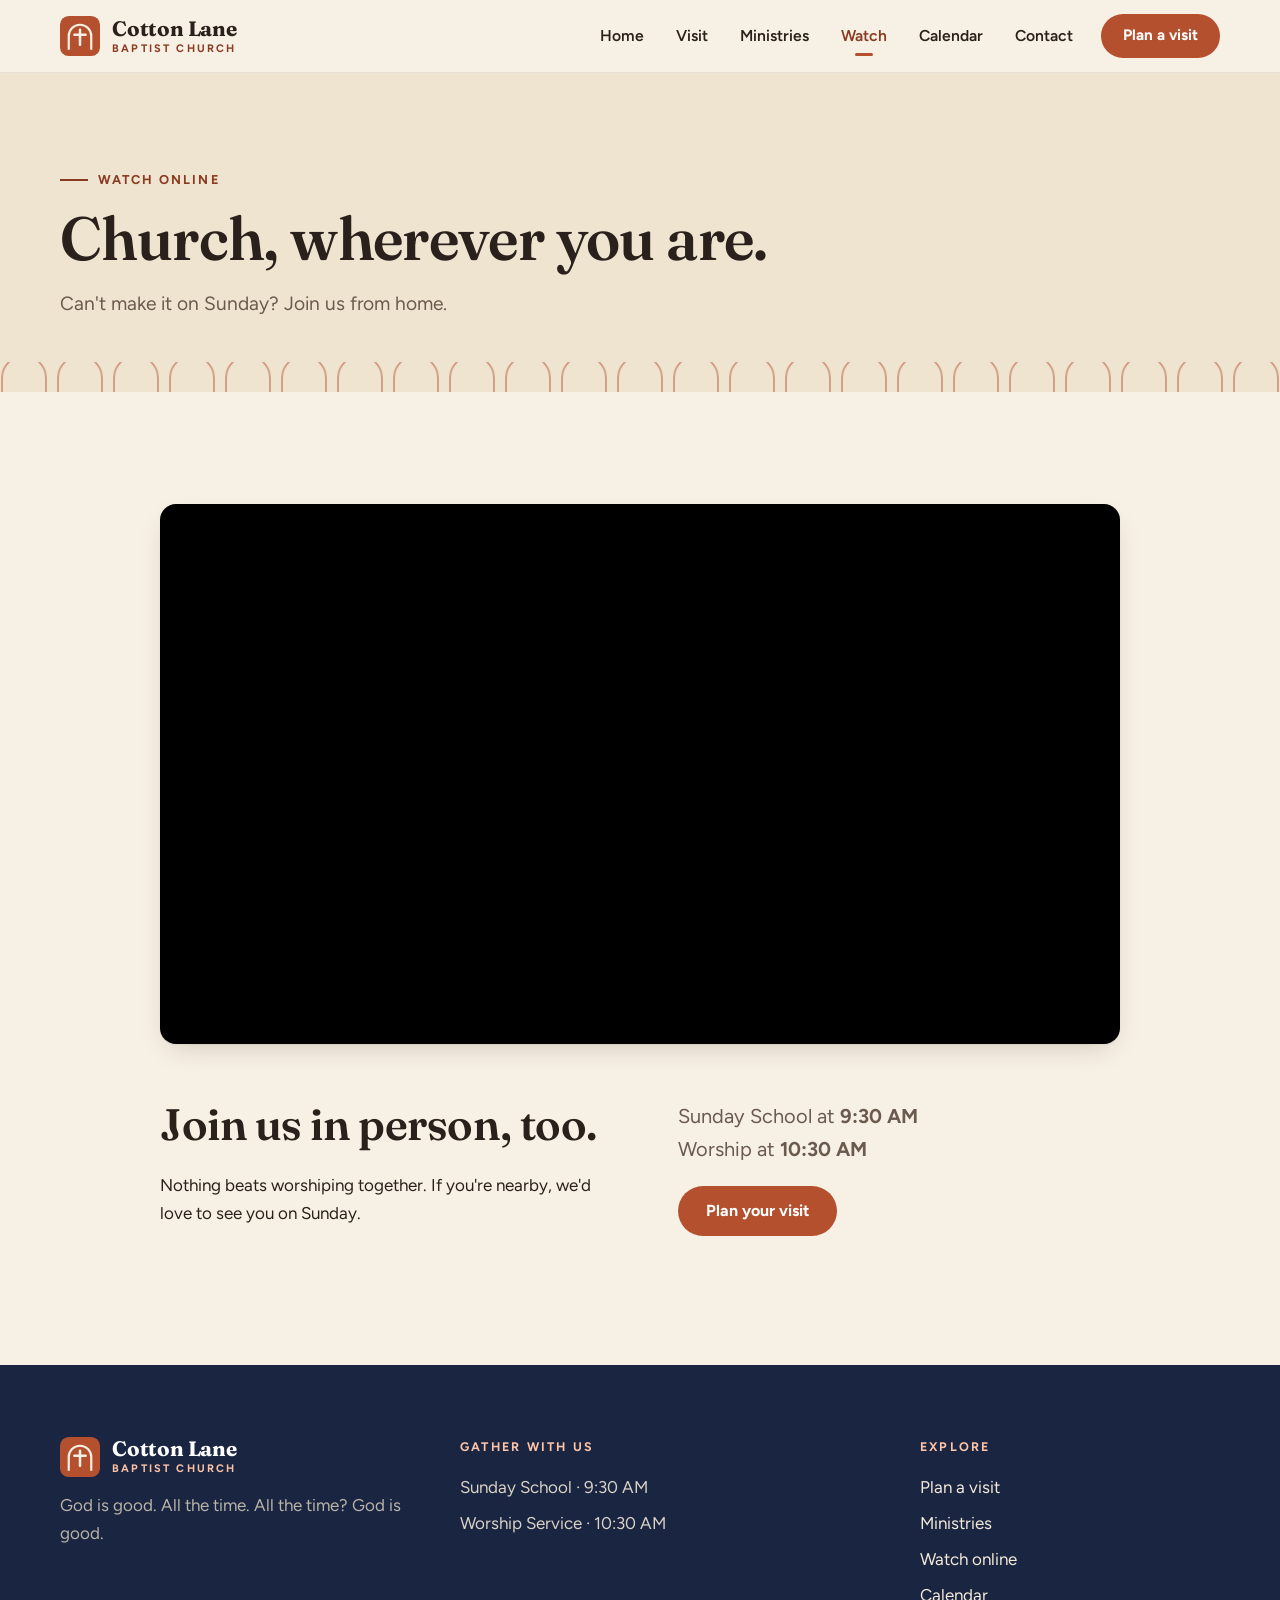
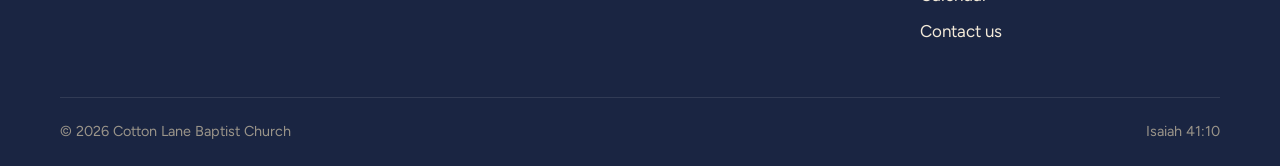
<file: watch.html>
<!DOCTYPE html>
<html lang="en">
<head>
<meta charset="utf-8">
<meta name="viewport" content="width=device-width, initial-scale=1">
<title>Watch Online · Cotton Lane Baptist Church</title>
<meta name="description" content="Watch Cotton Lane Baptist Church services online.">
<meta name="theme-color" content="#b5502f">
<meta property="og:type" content="website">
<meta property="og:title" content="Watch Online · Cotton Lane Baptist Church">
<meta property="og:description" content="Watch Cotton Lane Baptist Church services online.">
<meta property="og:image" content="img/og.jpg">
<link rel="icon" type="image/svg+xml" href="img/favicon.svg">
<link rel="preconnect" href="https://fonts.googleapis.com">
<link rel="preconnect" href="https://fonts.gstatic.com" crossorigin>
<link href="https://fonts.googleapis.com/css2?family=Figtree:wght@400;500;600;700&family=Fraunces:ital,opsz,wght@0,9..144,500;0,9..144,600;0,9..144,700;1,9..144,400;1,9..144,500&display=swap" rel="stylesheet">
<link rel="stylesheet" href="css/site.css">
<script>document.documentElement.className+=" js"</script>
</head>
<body class="">
<a class="skip" href="#main">Skip to content</a>
<header class="site-header"><div class="wrap">
  <a class="brand" href="index.html" aria-label="Cotton Lane Baptist Church — home"><svg class="brand__mark" viewBox="0 0 64 64" aria-hidden="true"><rect width="64" height="64" rx="14" fill="#B5502F"/><path d="M14 54V32a18 18 0 0 1 36 0v22" fill="none" stroke="#F7F0E4" stroke-width="3.5"/><path d="M32 22v24M23 30h18" stroke="#F7F0E4" stroke-width="4" stroke-linecap="round"/></svg><span class="brand__text"><span class="brand__name">Cotton Lane</span><span class="brand__sub">Baptist Church</span></span></a>
  <button class="nav-toggle" aria-label="Menu" aria-expanded="false" aria-controls="nav"><span></span></button>
  <nav class="nav" id="nav" aria-label="Main">
    <a href="index.html">Home</a><a href="visit.html">Visit</a><a href="ministries.html">Ministries</a><a href="watch.html" aria-current="page">Watch</a><a href="calendar.html">Calendar</a><a href="contact.html">Contact</a>
    <a class="btn" href="visit.html">Plan a visit</a>
  </nav>
</div></header>
<main id="main">

<section class="page-head">
  <div class="wrap">
    <span class="eyebrow">Watch online</span>
    <h1>Church, wherever you are.</h1>
    <p>Can't make it on Sunday? Join us from home.</p>
  </div>
  <div class="arcade" aria-hidden="true"></div>
</section>

<section class="section">
  <div class="wrap" style="max-width:960px">
    <div class="embed reveal"><iframe id="yt" title="Cotton Lane Baptist Church service video" src="https://www.youtube-nocookie.com/embed/AjWfY7SnMBI?rel=0" allow="accelerometer; autoplay; clipboard-write; encrypted-media; gyroscope; picture-in-picture; web-share" allowfullscreen loading="lazy"></iframe></div>
    <div class="split" style="margin-top:56px;align-items:start">
      <div class="stack"><h2>Join us in person, too.</h2><p>Nothing beats worshiping together. If you're nearby, we'd love to see you on Sunday.</p></div>
      <div class="stack"><p class="lede">Sunday School at <strong data-text="sundaySchool">9:30 AM</strong><br>Worship at <strong data-text="worship">10:30 AM</strong></p><p><a class="btn" href="visit.html">Plan your visit</a></p></div>
    </div>
  </div>
</section>
</main>
<footer class="site-footer"><div class="wrap">
  <div class="footer-grid">
    <div class="footer-brand">
      <a class="brand" href="index.html"><svg class="brand__mark" viewBox="0 0 64 64" aria-hidden="true"><rect width="64" height="64" rx="14" fill="#B5502F"/><path d="M14 54V32a18 18 0 0 1 36 0v22" fill="none" stroke="#F7F0E4" stroke-width="3.5"/><path d="M32 22v24M23 30h18" stroke="#F7F0E4" stroke-width="4" stroke-linecap="round"/></svg><span class="brand__text"><span class="brand__name">Cotton Lane</span><span class="brand__sub">Baptist Church</span></span></a>
      <p>God is good. All the time. All the time? God is good.</p>
    </div>
    <div>
      <h4>Gather with us</h4>
      <ul>
        <li>Sunday School · <span data-text="sundaySchool">9:30 AM</span></li>
        <li>Worship Service · <span data-text="worship">10:30 AM</span></li>
        <li data-if="address"><a data-href="{mapsUrl}" href="visit.html"><span data-text="address"></span></a></li>
      </ul>
    </div>
    <div>
      <h4>Explore</h4>
      <ul>
        <li><a href="visit.html">Plan a visit</a></li>
        <li><a href="ministries.html">Ministries</a></li>
        <li><a href="watch.html">Watch online</a></li>
        <li><a href="calendar.html">Calendar</a></li>
        <li><a href="contact.html">Contact us</a></li>
        <li data-if="facebook"><a data-href="{facebook}" href="#" rel="noopener">Facebook</a></li>
        <li data-if="instagram"><a data-href="{instagram}" href="#" rel="noopener">Instagram</a></li>
      </ul>
    </div>
  </div>
  <div class="footer-bottom"><span>© <span class="js-year">2026</span> Cotton Lane Baptist Church</span><span>Isaiah 41:10</span></div>
</div></footer>
<script src="js/config.js"></script>
<script src="js/site.js"></script>
</body>
</html>
</file>
<file: css/site.css>
/* ==========================================================
   Cotton Lane Baptist Church — site styles
   Palette pulled from the building: terracotta roof tile,
   warm stucco, Arizona sky, and the navy of the arched doors.
   ========================================================== */

:root {
  --stucco: #f7f0e4;
  --stucco-2: #efe4d0;
  --sand: #e2d2b6;
  --clay: #b5502f;
  --clay-dark: #8a3a20;
  --navy: #26365a;
  --navy-deep: #1a2542;
  --ink: #2b211c;
  --muted: #6b5a4e;
  --white: #fff;

  --font-display: "Fraunces", "Iowan Old Style", Georgia, serif;
  --font-body: "Figtree", system-ui, -apple-system, "Segoe UI", Roboto, sans-serif;

  --radius: 16px;
  --shadow: 0 1px 2px rgba(43, 33, 28, 0.06), 0 10px 30px -12px rgba(43, 33, 28, 0.25);
  --header-h: 72px;
  --wrap: 1160px;
}

*, *::before, *::after { box-sizing: border-box; }
html { scroll-behavior: smooth; -webkit-text-size-adjust: 100%; }
@media (prefers-reduced-motion: reduce) { html { scroll-behavior: auto; } }

body {
  margin: 0;
  font-family: var(--font-body);
  font-size: 1.0625rem;
  line-height: 1.65;
  color: var(--ink);
  background: var(--stucco);
  -webkit-font-smoothing: antialiased;
}

img { max-width: 100%; display: block; }
a { color: var(--clay-dark); text-underline-offset: 3px; }
a:hover { color: var(--clay); }
:focus-visible { outline: 3px solid var(--navy); outline-offset: 3px; border-radius: 4px; }

h1, h2, h3 {
  font-family: var(--font-display);
  font-weight: 600;
  line-height: 1.12;
  letter-spacing: -0.01em;
  margin: 0 0 0.5em;
  color: var(--ink);
}
h1 { font-size: clamp(2.6rem, 6vw, 4.6rem); }
h2 { font-size: clamp(1.9rem, 3.6vw, 2.75rem); }
h3 { font-size: 1.4rem; }
p { margin: 0 0 1em; }

.wrap { width: min(var(--wrap), 100% - 40px); margin-inline: auto; }
.skip {
  position: absolute; left: -999px; top: 8px; z-index: 100;
  background: var(--navy); color: #fff; padding: 10px 16px; border-radius: 8px;
}
.skip:focus { left: 8px; }

.eyebrow {
  display: inline-flex; align-items: center; gap: 10px;
  font-size: 0.8rem; font-weight: 700; letter-spacing: 0.16em; text-transform: uppercase;
  color: var(--clay-dark); margin-bottom: 14px;
}
.eyebrow::before { content: ""; width: 28px; height: 2px; background: currentColor; }

/* ---------- Buttons ---------- */
.btn {
  display: inline-flex; align-items: center; justify-content: center; gap: 10px;
  font: 700 1rem/1 var(--font-body);
  padding: 15px 26px; border-radius: 999px; border: 2px solid transparent;
  background: var(--clay); color: #fff; text-decoration: none; cursor: pointer;
  transition: transform .15s ease, background .15s ease, box-shadow .15s ease;
}
.btn:hover { background: var(--clay-dark); color: #fff; transform: translateY(-2px); box-shadow: 0 10px 20px -10px rgba(138, 58, 32, .7); }
.btn--ghost { background: transparent; border-color: currentColor; color: inherit; }
.btn--ghost:hover { background: rgba(255, 255, 255, .14); color: inherit; box-shadow: none; }
.btn--light { background: var(--stucco); color: var(--clay-dark); }
.btn--light:hover { background: #fff; color: var(--clay-dark); }
.btn--outline { background: transparent; color: var(--clay-dark); border-color: var(--clay-dark); }
.btn--outline:hover { background: var(--clay-dark); color: #fff; }
.btn svg { width: 18px; height: 18px; }

/* ---------- Header ---------- */
.site-header {
  position: sticky; top: 0; z-index: 50;
  background: rgba(247, 240, 228, .92);
  backdrop-filter: saturate(1.4) blur(12px);
  -webkit-backdrop-filter: saturate(1.4) blur(12px);
  border-bottom: 1px solid rgba(43, 33, 28, .08);
}
.site-header .wrap { display: flex; align-items: center; justify-content: space-between; height: var(--header-h); }
.brand { display: flex; align-items: center; gap: 12px; text-decoration: none; color: var(--ink); }
.brand__mark { width: 40px; height: 40px; flex: none; }
.brand__text { display: flex; flex-direction: column; line-height: 1.05; }
.brand__name { font-family: var(--font-display); font-weight: 700; font-size: 1.3rem; letter-spacing: -0.01em; }
.brand__sub { font-size: .68rem; font-weight: 700; letter-spacing: .2em; text-transform: uppercase; color: var(--clay-dark); margin-top: 3px; }

.nav { display: flex; align-items: center; gap: 4px; }
.nav a:not(.btn) {
  font-weight: 600; font-size: .98rem; text-decoration: none; color: var(--ink);
  padding: 10px 14px; border-radius: 999px; position: relative;
}
.nav a:not(.btn):hover { background: var(--stucco-2); color: var(--ink); }
.nav a[aria-current="page"]:not(.btn) { color: var(--clay-dark); }
.nav a[aria-current="page"]:not(.btn)::after {
  content: ""; position: absolute; left: 50%; bottom: 3px; width: 18px; height: 3px; transform: translateX(-50%);
  background: var(--clay); border-radius: 3px;
}
.nav .btn { margin-left: 10px; padding: 12px 20px; font-size: .95rem; }

.nav-toggle { display: none; background: none; border: 0; width: 46px; height: 46px; border-radius: 12px; cursor: pointer; color: var(--ink); }
.nav-toggle:hover { background: var(--stucco-2); }
.nav-toggle span, .nav-toggle span::before, .nav-toggle span::after {
  display: block; width: 22px; height: 2.5px; background: currentColor; border-radius: 2px; position: relative; margin: auto;
  transition: transform .25s ease, background .25s ease;
}
.nav-toggle span::before, .nav-toggle span::after { content: ""; position: absolute; left: 0; }
.nav-toggle span::before { top: -7px; }
.nav-toggle span::after { top: 7px; }
.nav-toggle[aria-expanded="true"] span { background: transparent; }
.nav-toggle[aria-expanded="true"] span::before { transform: translateY(7px) rotate(45deg); }
.nav-toggle[aria-expanded="true"] span::after { transform: translateY(-7px) rotate(-45deg); }

@media (max-width: 880px) {
  .nav-toggle { display: block; }
  .nav {
    position: absolute; top: var(--header-h); left: 0; right: 0;
    flex-direction: column; align-items: stretch; gap: 2px;
    background: var(--stucco); padding: 12px 20px 22px;
    border-bottom: 1px solid rgba(43, 33, 28, .1); box-shadow: 0 20px 30px -20px rgba(43, 33, 28, .4);
    display: none;
  }
  .nav.open { display: flex; }
  .nav a:not(.btn) { padding: 14px 12px; border-radius: 10px; font-size: 1.1rem; }
  .nav a[aria-current="page"]:not(.btn)::after { display: none; }
  .nav a[aria-current="page"]:not(.btn) { background: var(--stucco-2); }
  .nav .btn { margin: 10px 0 0; padding: 16px; }
}

/* ---------- Arcade divider (echoes the building's arches) ---------- */
.arcade {
  height: 30px;
  background: url("data:image/svg+xml,%3Csvg xmlns='http://www.w3.org/2000/svg' width='56' height='30' viewBox='0 0 56 30'%3E%3Cpath d='M6 30V16a22 22 0 0 1 44 0v14' fill='none' stroke='%23b5502f' stroke-opacity='.45' stroke-width='2'/%3E%3C/svg%3E") repeat-x center bottom / 56px 30px;
}

/* ---------- Home hero ---------- */
.hero { position: relative; background: var(--stucco); }
.hero__media { position: relative; }
.hero__media img { width: 100%; aspect-ratio: 4 / 3; object-fit: cover; object-position: 50% 85%; }
.hero__content { padding: 34px 0 54px; }
.hero h1 { margin-bottom: .3em; }
.hero h1 em { font-style: italic; font-weight: 500; color: var(--clay); }
.hero__lead { font-size: 1.2rem; max-width: 34ch; color: var(--muted); }
.hero__actions { display: flex; flex-wrap: wrap; gap: 12px; margin-top: 26px; }
.hero .btn--ghost { color: var(--clay-dark); }
.hero .btn--ghost:hover { background: rgba(138, 58, 32, .08); }

@media (min-width: 900px) {
  .hero { min-height: min(86vh, 780px); display: grid; }
  .hero > * { grid-area: 1 / 1; }
  .hero__media { height: 100%; }
  .hero__media img { height: 100%; aspect-ratio: auto; object-position: 50% 82%; }
  .hero__media::after {
    content: ""; position: absolute; inset: 0;
    background: linear-gradient(180deg, rgba(20, 30, 58, .62) 0%, rgba(20, 30, 58, .32) 38%, rgba(20, 30, 58, 0) 62%);
  }
  .hero__content { position: relative; z-index: 2; padding: clamp(56px, 9vh, 110px) 0 0; align-self: start; color: #fff; }
  .hero h1 { color: #fff; text-shadow: 0 2px 30px rgba(10, 20, 50, .35); }
  .hero h1 em { color: #ffd9c4; }
  .hero__lead { color: rgba(255, 255, 255, .93); text-shadow: 0 1px 14px rgba(10, 20, 50, .4); }
  .hero .btn--ghost { color: #fff; }
  .hero .btn--ghost:hover { background: rgba(255, 255, 255, .16); }
  .hero__content .eyebrow { color: #ffd9c4; }
}

/* ---------- Times card ---------- */
.times { position: relative; z-index: 5; margin-top: -8px; }
@media (min-width: 900px) { .times { margin-top: -64px; } }
.times__card {
  display: grid; grid-template-columns: repeat(4, 1fr);
  background: #fff; border-radius: var(--radius); box-shadow: var(--shadow); overflow: hidden;
  border-top: 5px solid var(--clay);
}
.times__item { padding: 28px 26px; }
.times__item + .times__item { border-left: 1px solid var(--stucco-2); }
.times__label { font-size: .78rem; font-weight: 700; letter-spacing: .16em; text-transform: uppercase; color: var(--clay-dark); margin: 0 0 6px; }
.times__big { font-family: var(--font-display); font-size: clamp(1.7rem, 3vw, 2.3rem); font-weight: 600; line-height: 1.1; margin: 0; }
.times__note { margin: 6px 0 0; color: var(--muted); font-size: .98rem; }
@media (max-width: 1000px) {
  .times__card { grid-template-columns: 1fr 1fr; }
  .times__item:nth-child(3) { border-left: 0; }
  .times__item:nth-child(n+3) { border-top: 1px solid var(--stucco-2); }
  .times__item { padding: 22px 24px; }
}
@media (max-width: 560px) {
  .times__card { grid-template-columns: 1fr; }
  .times__item + .times__item { border-left: 0; border-top: 1px solid var(--stucco-2); }
}

/* ---------- Sections ---------- */
.section { padding: clamp(64px, 9vw, 112px) 0; }
.section--tint { background: var(--stucco-2); }
.section__head { max-width: 640px; margin-bottom: 44px; }
.section__head p { color: var(--muted); font-size: 1.12rem; }

.split { display: grid; grid-template-columns: 1fr 1fr; gap: clamp(32px, 6vw, 88px); align-items: center; }
.split--flip > :first-child { order: 2; }
@media (max-width: 860px) { .split { grid-template-columns: 1fr; } .split--flip > :first-child { order: 0; } }

/* Arched photo frame, like the arcade windows */
.arch-photo {
  border-radius: 999px 999px 18px 18px / 520px 520px 18px 18px;
  overflow: hidden; box-shadow: var(--shadow); background: var(--sand);
  aspect-ratio: 4 / 4.6; position: relative;
}
.arch-photo img { width: 100%; height: 100%; object-fit: cover; }
.arch-photo--sign img { object-position: 3% 40%; }
.arch-photo--sky img { object-position: 70% 50%; }

.lede { font-size: 1.25rem; color: var(--muted); }
.stack > * + * { margin-top: 1.1em; }

/* ---------- Cards ---------- */
.cards { display: grid; grid-template-columns: repeat(auto-fit, minmax(240px, 1fr)); gap: 20px; }
.card {
  background: #fff; border-radius: var(--radius); padding: 28px; box-shadow: var(--shadow);
  display: flex; flex-direction: column; position: relative; overflow: hidden;
}
.card::before { content: ""; position: absolute; left: 0; top: 0; right: 0; height: 4px; background: var(--clay); transform: scaleX(0); transform-origin: left; transition: transform .35s ease; }
.card:hover::before { transform: scaleX(1); }
.card__icon {
  width: 52px; height: 52px; border-radius: 14px 14px 14px 4px;
  background: var(--stucco-2); color: var(--clay-dark); display: grid; place-items: center; margin-bottom: 18px;
}
.card__icon svg { width: 26px; height: 26px; }
.card h3 { margin-bottom: .3em; }
.card__when { font-weight: 700; color: var(--clay-dark); margin: 0 0 10px; font-size: 1rem; }
.card p:last-child { margin-bottom: 0; color: var(--muted); }

/* ---------- Verse band ---------- */
.verse {
  background: var(--navy); color: #f3ead9; text-align: center; position: relative; overflow: hidden;
  padding: clamp(72px, 10vw, 128px) 0;
}
.verse::before, .verse::after {
  content: ""; position: absolute; left: 0; right: 0; height: 30px;
  background: url("data:image/svg+xml,%3Csvg xmlns='http://www.w3.org/2000/svg' width='56' height='30' viewBox='0 0 56 30'%3E%3Cpath d='M6 30V16a22 22 0 0 1 44 0v14' fill='none' stroke='%23f7f0e4' stroke-opacity='.14' stroke-width='2'/%3E%3C/svg%3E") repeat-x center bottom / 56px 30px;
}
.verse::before { top: 0; transform: scaleY(-1); }
.verse::after { bottom: 0; }
.verse blockquote { margin: 0 auto; max-width: 820px; padding: 0 20px; }
.verse p { font-family: var(--font-display); font-size: clamp(1.6rem, 3.6vw, 2.5rem); line-height: 1.3; font-weight: 400; font-style: italic; margin: 0 0 24px; }
.verse cite { font-style: normal; font-weight: 700; letter-spacing: .2em; text-transform: uppercase; font-size: .85rem; color: #ffc4a6; }

/* ---------- Promo tiles ---------- */
.tiles { display: grid; grid-template-columns: 1fr 1fr; gap: 22px; }
@media (max-width: 760px) { .tiles { grid-template-columns: 1fr; } }
.tile {
  display: flex; flex-direction: column; justify-content: flex-end; min-height: 280px;
  padding: 34px; border-radius: var(--radius); text-decoration: none; color: #fff; position: relative; overflow: hidden;
  isolation: isolate; transition: transform .25s ease;
}
.tile:hover { color: #fff; transform: translateY(-4px); }
.tile--watch { background: linear-gradient(160deg, var(--clay) 0%, var(--clay-dark) 100%); }
.tile--cal { background: linear-gradient(160deg, #34477a 0%, var(--navy-deep) 100%); }
.tile::before {
  content: ""; position: absolute; z-index: -1; right: -40px; top: -40px; width: 220px; height: 280px;
  border-radius: 999px 999px 0 0; border: 2px solid rgba(255, 255, 255, .18);
  box-shadow: 0 0 0 18px rgba(255, 255, 255, .05), 0 0 0 38px rgba(255, 255, 255, .035);
}
.tile svg { width: 40px; height: 40px; margin-bottom: auto; }
.tile h3 { color: #fff; font-size: 1.9rem; margin-bottom: 6px; }
.tile p { margin: 0 0 14px; opacity: .92; max-width: 32ch; }
.tile__go { font-weight: 700; display: inline-flex; gap: 8px; align-items: center; }
.tile__go svg { width: 18px; height: 18px; margin: 0; transition: transform .2s; }
.tile:hover .tile__go svg { transform: translateX(5px); }

/* ---------- CTA ---------- */
.cta { background: var(--clay); color: #fff; text-align: center; padding: clamp(60px, 8vw, 96px) 0; position: relative; }
.cta h2 { color: #fff; }
.cta p { max-width: 520px; margin: 0 auto 28px; font-size: 1.15rem; opacity: .95; }
.cta .btn--ghost:hover { background: rgba(255, 255, 255, .16); }
.cta__actions { display: flex; flex-wrap: wrap; justify-content: center; gap: 12px; }

/* ---------- Inner page header ---------- */
.page-head { background: var(--stucco-2); padding: clamp(48px, 7vw, 88px) 0 0; position: relative; overflow: hidden; }
.page-head .wrap { padding-bottom: 42px; }
.page-head h1 { font-size: clamp(2.3rem, 5vw, 3.8rem); margin-bottom: .25em; }
.page-head p { font-size: 1.2rem; color: var(--muted); max-width: 52ch; margin: 0; }

/* ---------- Visit page ---------- */
.schedule { background: #fff; border-radius: var(--radius); box-shadow: var(--shadow); overflow: hidden; }
.schedule__row { display: flex; justify-content: space-between; align-items: baseline; gap: 18px; padding: 20px 28px; border-bottom: 1px solid var(--stucco-2); }
.schedule__row:last-child { border-bottom: 0; }
.schedule__name { font-weight: 700; }
.schedule__sub { display: block; font-weight: 400; color: var(--muted); font-size: .95rem; }
.schedule__time { font-family: var(--font-display); font-weight: 600; font-size: 1.25rem; white-space: nowrap; color: var(--clay-dark); text-align: right; }
.schedule__head { background: var(--navy); color: #fff; padding: 14px 28px; font-size: .78rem; font-weight: 700; letter-spacing: .16em; text-transform: uppercase; }

.steps { counter-reset: step; list-style: none; padding: 0; margin: 0; display: grid; gap: 14px; }
.steps li { counter-increment: step; display: grid; grid-template-columns: 48px 1fr; gap: 16px; align-items: start; padding: 20px; background: #fff; border-radius: var(--radius); box-shadow: var(--shadow); }
.steps li::before {
  content: counter(step); width: 48px; height: 48px; border-radius: 999px 999px 8px 8px; background: var(--stucco-2); color: var(--clay-dark);
  display: grid; place-items: center; font-family: var(--font-display); font-weight: 700; font-size: 1.3rem;
}
.steps h3 { font-size: 1.15rem; margin: 2px 0 2px; font-family: var(--font-body); font-weight: 700; letter-spacing: 0; }
.steps p { margin: 0; color: var(--muted); }

.info-card { background: #fff; border-radius: var(--radius); box-shadow: var(--shadow); padding: 30px; }
.info-card h3 { margin-bottom: .4em; }
.info-card .btn { margin-top: 8px; }

/* ---------- Watch / Calendar ---------- */
.embed { position: relative; width: 100%; border-radius: var(--radius); overflow: hidden; box-shadow: var(--shadow); background: #000; aspect-ratio: 16 / 9; }
.embed iframe { position: absolute; inset: 0; width: 100%; height: 100%; border: 0; }
.cal-shell { background: #fff; border-radius: var(--radius); box-shadow: var(--shadow); padding: 14px; }
.cal-shell iframe { width: 100%; height: min(74vh, 720px); min-height: 520px; border: 0; display: block; border-radius: 10px; }
.cal-tools { display: flex; flex-wrap: wrap; align-items: center; justify-content: space-between; gap: 12px; margin-bottom: 16px; }
.seg { display: inline-flex; background: var(--stucco-2); padding: 4px; border-radius: 999px; }
.seg button { font: 700 .92rem var(--font-body); border: 0; background: transparent; padding: 10px 20px; border-radius: 999px; cursor: pointer; color: var(--muted); }
.seg button[aria-pressed="true"] { background: var(--clay); color: #fff; }

/* ---------- Contact ---------- */
.contact-grid { display: grid; grid-template-columns: 5fr 7fr; gap: clamp(28px, 5vw, 64px); align-items: start; }
@media (max-width: 860px) { .contact-grid { grid-template-columns: 1fr; } }
.contact-list { list-style: none; margin: 0; padding: 0; display: grid; gap: 14px; }
.contact-list li { display: flex; gap: 16px; align-items: center; background: #fff; padding: 18px 20px; border-radius: var(--radius); box-shadow: var(--shadow); }
.contact-list .card__icon { margin: 0; flex: none; }
.contact-list small { display: block; font-size: .75rem; font-weight: 700; letter-spacing: .14em; text-transform: uppercase; color: var(--muted); }
.contact-list a, .contact-list span.v { font-weight: 700; font-size: 1.08rem; color: var(--ink); text-decoration: none; word-break: break-word; }
.contact-list a:hover { color: var(--clay); text-decoration: underline; }

form.form { background: #fff; padding: clamp(24px, 4vw, 40px); border-radius: var(--radius); box-shadow: var(--shadow); border-top: 5px solid var(--clay); }
.form h2 { font-size: 1.8rem; }
.field { display: flex; flex-direction: column; gap: 6px; margin-bottom: 18px; }
.field-row { display: grid; grid-template-columns: 1fr 1fr; gap: 16px; }
@media (max-width: 560px) { .field-row { grid-template-columns: 1fr; } }
.field label { font-weight: 700; font-size: .92rem; }
.field input, .field select, .field textarea {
  font: inherit; color: var(--ink); background: var(--stucco); border: 2px solid transparent; border-radius: 12px; padding: 13px 15px; width: 100%;
  transition: border-color .15s, background .15s;
}
.field textarea { min-height: 140px; resize: vertical; }
.field input:focus, .field select:focus, .field textarea:focus { outline: none; border-color: var(--navy); background: #fff; }
.form__note { font-size: .9rem; color: var(--muted); margin: 14px 0 0; }
.form .btn { width: 100%; padding: 17px; }

/* ---------- Footer ---------- */
.site-footer { background: var(--navy-deep); color: #d9d2c5; padding: 72px 0 0; margin-top: 0; }
.footer-grid { display: grid; grid-template-columns: 1.4fr 1fr 1fr; gap: 40px; padding-bottom: 52px; }
@media (max-width: 800px) { .footer-grid { grid-template-columns: 1fr; gap: 32px; } }
.site-footer h4 { font-family: var(--font-body); font-size: .78rem; letter-spacing: .18em; text-transform: uppercase; color: #ffc4a6; margin: 0 0 16px; }
.site-footer a { color: #f3ead9; text-decoration: none; }
.site-footer a:hover { color: #fff; text-decoration: underline; }
.site-footer ul { list-style: none; padding: 0; margin: 0; display: grid; gap: 8px; }
.footer-brand .brand { color: #fff; margin-bottom: 14px; }
.footer-brand .brand__sub { color: #ffc4a6; }
.footer-brand p { max-width: 34ch; margin: 0; color: #b9b3a8; }
.footer-bottom { border-top: 1px solid rgba(255, 255, 255, .1); padding: 22px 0; font-size: .9rem; color: #9b958a; display: flex; flex-wrap: wrap; gap: 8px 24px; justify-content: space-between; }

/* ---------- Scroll reveal (only when JS is on) ---------- */
.js .reveal { opacity: 0; transform: translateY(22px); transition: opacity .7s ease, transform .7s ease; }
.js .reveal.in { opacity: 1; transform: none; }
@media (prefers-reduced-motion: reduce) {
  .js .reveal { opacity: 1; transform: none; transition: none; }
  .btn, .tile, .card::before { transition: none; }
}

[hidden] { display: none !important; }

.cards--wide { grid-template-columns: repeat(auto-fit, minmax(310px, 1fr)); }
.footer-grid { grid-template-columns: 1.2fr 1.4fr 1fr; }
@media (max-width: 800px) { .footer-grid { grid-template-columns: 1fr; } }

.arch-photo--arches img { object-position: 62% 50%; }
.arch-photo--front { aspect-ratio: 4 / 4; }
.arch-photo--front img { object-position: 30% 50%; }
</file>
